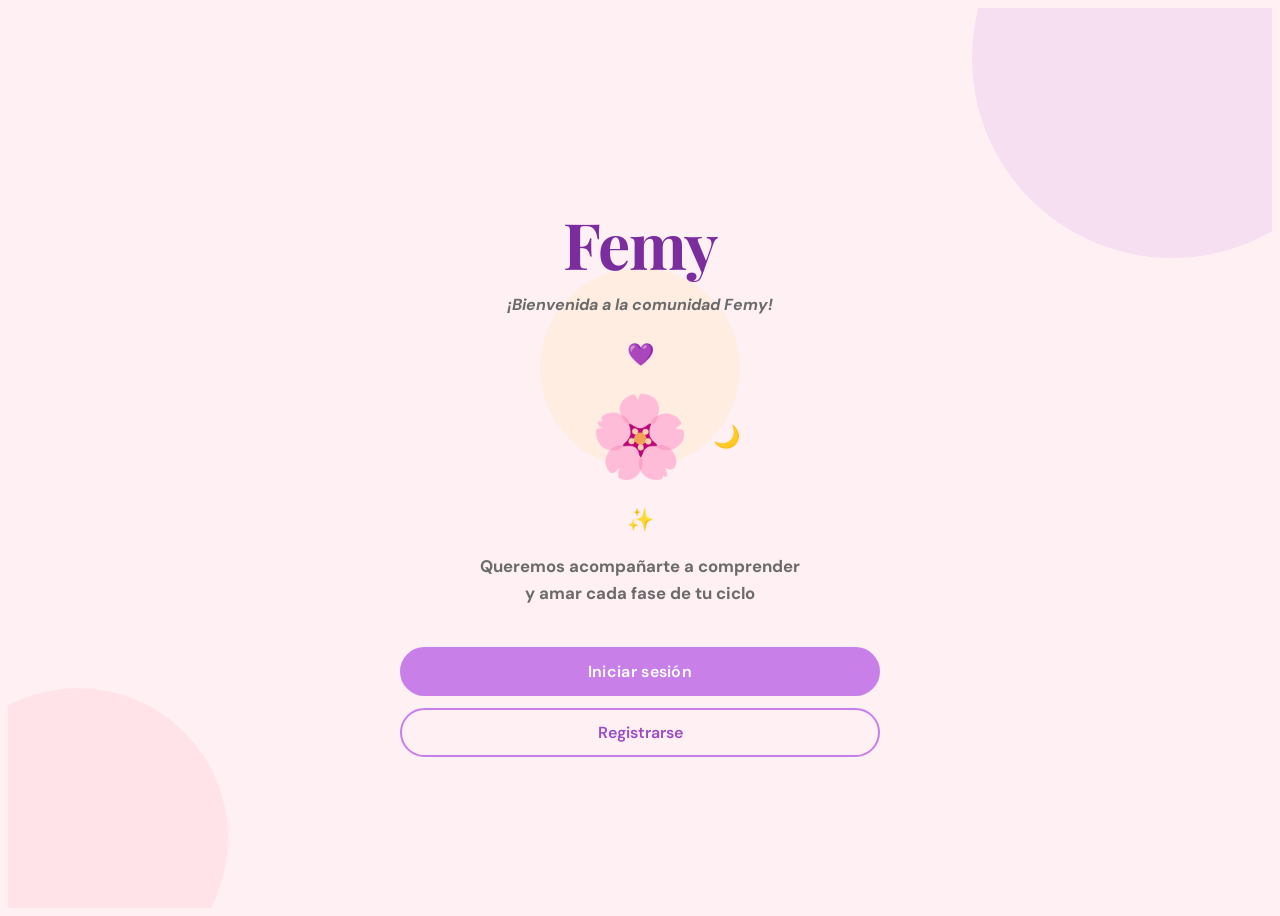
<file: femy-proyecto/femy/index.html>
<!DOCTYPE html>
<html lang="es">
<head>
  <meta charset="UTF-8" />
  <meta name="viewport" content="width=device-width, initial-scale=1.0" />
  <title>Femy — Calendario Menstrual</title>
  <meta http-equiv="refresh" content="0; url=bienvenida/index.html" />
  <style>
    body { display:flex; align-items:center; justify-content:center; height:100vh; 
           font-family:'DM Sans',sans-serif; background:#FFF0F3; color:#9B4DC4; }
    p { font-size:1.1rem; }
  </style>
</head>
<body>
  <p>Cargando Femy... 🌸</p>
  <script>
    window.location.href = 'bienvenida/index.html';
  </script>
</body>
</html>
</file>
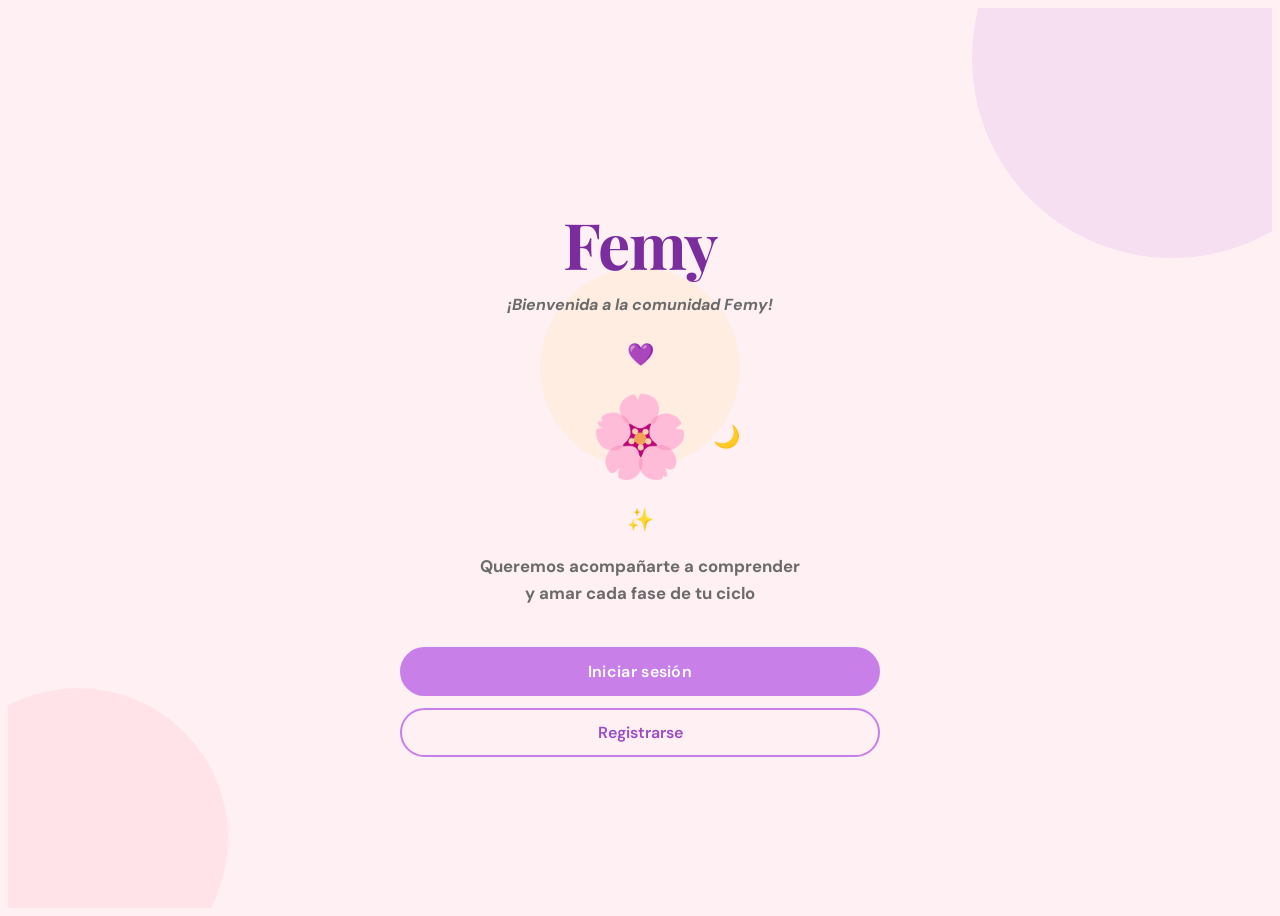
<file: femy-proyecto/femy/ajustes/index.html>
<!DOCTYPE html>
<html lang="es">

<head>
  <meta charset="UTF-8" />
  <meta name="viewport" content="width=device-width, initial-scale=1.0" />
  <title>Femy — Ajustes</title>
  <link
    href="https://fonts.googleapis.com/css2?family=Playfair+Display:wght@400;600;700&family=DM+Sans:wght@300;400;500;600&display=swap"
    rel="stylesheet" />
  <link rel="stylesheet" href="../assets/css/global.css" />
  <link rel="stylesheet" href="estilos.css" />
</head>

<body>

  <header class="encabezado-pagina">
    <a href="../inicio/index.html" class="btn-cerrar-ajustes">
      <svg viewBox="0 0 24 24" fill="none" stroke="currentColor" stroke-width="2.5" width="20" height="20">
        <line x1="18" y1="6" x2="6" y2="18" />
        <line x1="6" y1="6" x2="18" y2="18" />
      </svg>
    </a>
    <h1>Ajustes</h1>
    <div style="width:40px;"></div>
  </header>

  <div class="contenedor-principal">

    <!-- PERFIL DEL USUARIO -->
    <div class="tarjeta-perfil animar-entrada" id="tarjeta-perfil">
      <!-- Generado por JS -->
    </div>

    <!-- SECCIONES DE AJUSTES -->

    <!-- RECORDATORIOS -->
    <div class="seccion-ajustes animar-entrada retraso-1" id="seccion-recordatorios">
      <div class="cabecera-seccion-ajustes" onclick="alternarSeccion('recordatorios')">
        <div class="seccion-icono-titulo">
          <div class="icono-seccion" style="background:#EDD5F8;color:var(--lila-fuerte);">🔔</div>
          <div>
            <h3 class="seccion-titulo">Recordatorios</h3>
            <p class="seccion-subtitulo">Notificaciones del ciclo</p>
          </div>
        </div>
        <svg class="flecha-seccion" viewBox="0 0 24 24" fill="none" stroke="currentColor" stroke-width="2" width="18">
          <polyline points="6 9 12 15 18 9" />
        </svg>
      </div>
      <div class="contenido-seccion" id="contenido-recordatorios">
        <div class="fila-recordatorio">
          <span>Inicio del período</span>
          <label class="interruptor">
            <input type="checkbox" id="recor-inicio" onchange="actualizarRecordatorio('inicioPeriodo', this.checked)" />
            <span class="deslizador"></span>
          </label>
        </div>
        <div class="fila-recordatorio">
          <span>Fin del período</span>
          <label class="interruptor">
            <input type="checkbox" id="recor-fin" onchange="actualizarRecordatorio('finPeriodo', this.checked)" />
            <span class="deslizador"></span>
          </label>
        </div>
        <div class="fila-recordatorio">
          <span>Recordatorio para introducir período</span>
          <label class="interruptor">
            <input type="checkbox" id="recor-introducir"
              onchange="actualizarRecordatorio('introducirPeriodo', this.checked)" />
            <span class="deslizador"></span>
          </label>
        </div>
      </div>
    </div>

    <!-- CAMBIAR CONTRASEÑA -->
    <div class="seccion-ajustes animar-entrada retraso-2">
      <div class="cabecera-seccion-ajustes" onclick="alternarSeccion('contrasena')">
        <div class="seccion-icono-titulo">
          <div class="icono-seccion" style="background:#D4F5E9;color:#1A6B40;">🔐</div>
          <div>
            <h3 class="seccion-titulo">Cambiar contraseña</h3>
            <p class="seccion-subtitulo">Actualiza tu contraseña de acceso</p>
          </div>
        </div>
        <svg class="flecha-seccion" viewBox="0 0 24 24" fill="none" stroke="currentColor" stroke-width="2" width="18">
          <polyline points="6 9 12 15 18 9" />
        </svg>
      </div>
      <div class="contenido-seccion" id="contenido-contrasena">
        <div id="alerta-contrasena" class="alerta" style="display:none;"></div>
        <form onsubmit="guardarNuevaContrasena(event)">
          <div class="campo-formulario">
            <label for="nueva-contrasena">Nueva contraseña</label>
            <input type="password" id="nueva-contrasena" placeholder="Mínimo 8 caracteres" />
          </div>
          <div class="campo-formulario">
            <label for="confirmar-nueva-contrasena">Confirmar contraseña</label>
            <input type="password" id="confirmar-nueva-contrasena" placeholder="Repite la contraseña" />
          </div>
          <p class="requisitos-texto">• Mínimo 8 caracteres &nbsp;• Al menos una mayúscula y un número</p>
          <div style="display:grid;grid-template-columns:1fr 1fr;gap:12px;margin-top:16px;">
            <button type="submit" class="boton-primario">Guardar</button>
            <button type="button" class="boton-secundario" onclick="alternarSeccion('contrasena')">Regresar</button>
          </div>
        </form>
      </div>
    </div>

    <!-- SÍNTOMAS -->
    <div class="seccion-ajustes animar-entrada retraso-3">
      <div class="cabecera-seccion-ajustes" onclick="alternarSeccion('sintomas')">
        <div class="seccion-icono-titulo">
          <div class="icono-seccion" style="background:#FFF8E7;color:#B8860B;">💊</div>
          <div>
            <h3 class="seccion-titulo">Síntomas</h3>
            <p class="seccion-subtitulo">Personaliza tus síntomas a registrar</p>
          </div>
        </div>
        <svg class="flecha-seccion" viewBox="0 0 24 24" fill="none" stroke="currentColor" stroke-width="2" width="18">
          <polyline points="6 9 12 15 18 9" />
        </svg>
      </div>
      <div class="contenido-seccion" id="contenido-sintomas">
        <div id="lista-sintomas-ajustes" class="lista-sintomas-ajustes">
          <!-- Generados por JS -->
        </div>
        <button type="button" class="boton-primario" onclick="guardarSintomasAjustes()" style="margin-top:16px;">
          Guardar cambios
        </button>
      </div>
    </div>

    <!-- AYUDA -->
    <div class="seccion-ajustes animar-entrada retraso-4">
      <div class="cabecera-seccion-ajustes" onclick="alternarSeccion('ayuda')">
        <div class="seccion-icono-titulo">
          <div class="icono-seccion" style="background:#E8F4FD;color:#1A6B9E;">❓</div>
          <div>
            <h3 class="seccion-titulo">Ayuda</h3>
            <p class="seccion-subtitulo">Preguntas frecuentes y soporte</p>
          </div>
        </div>
        <svg class="flecha-seccion" viewBox="0 0 24 24" fill="none" stroke="currentColor" stroke-width="2" width="18">
          <polyline points="6 9 12 15 18 9" />
        </svg>
      </div>
      <div class="contenido-seccion" id="contenido-ayuda">
        <div class="faq-item">
          <h4>¿Cómo funciona el cálculo del ciclo?</h4>
          <p>Femy calcula las fases de tu ciclo basándose en la fecha de inicio de tu último período y la duración
            promedio que hayas indicado. Las predicciones son aproximadas y pueden variar.</p>
        </div>
        <div class="faq-item">
          <h4>¿Mis datos son privados?</h4>
          <p>Todos tus datos se almacenan localmente en tu dispositivo. Femy no envía información personal a servidores
            externos sin tu consentimiento.</p>
        </div>
        <div class="faq-item">
          <h4>¿Qué hago si mi ciclo es irregular?</h4>
          <p>Puedes actualizar manualmente las fechas cada vez que inicie tu período. Con el tiempo, Femy aprenderá tus
            patrones para ofrecer predicciones más precisas.</p>
        </div>
        <div class="faq-item">
          <h4>¿Cómo actualizo mis datos del ciclo?</h4>
          <p>Ve al módulo Calendario y toca en cualquier día. Desde ahí encontrarás el botón "Editar período" para
            actualizar la duración y las fechas de tu ciclo.</p>
        </div>
      </div>
    </div>

    <!-- CERRAR SESIÓN -->
    <button type="button" class="btn-cerrar-sesion animar-entrada retraso-5" onclick="confirmarCerrarSesion()">
      <svg viewBox="0 0 24 24" fill="none" stroke="currentColor" stroke-width="2" width="18">
        <path d="M9 21H5a2 2 0 01-2-2V5a2 2 0 012-2h4" />
        <polyline points="16 17 21 12 16 7" />
        <line x1="21" y1="12" x2="9" y2="12" />
      </svg>
      Cerrar sesión
    </button>

    <p class="aviso-legal-pie">
      <a href="#">Políticas de privacidad</a> · <a href="#">Términos de servicio</a>
    </p>

  </div>

  <script src="../assets/js/global.js"></script>
  <script src="script.js"></script>
</body>

</html>
</file>
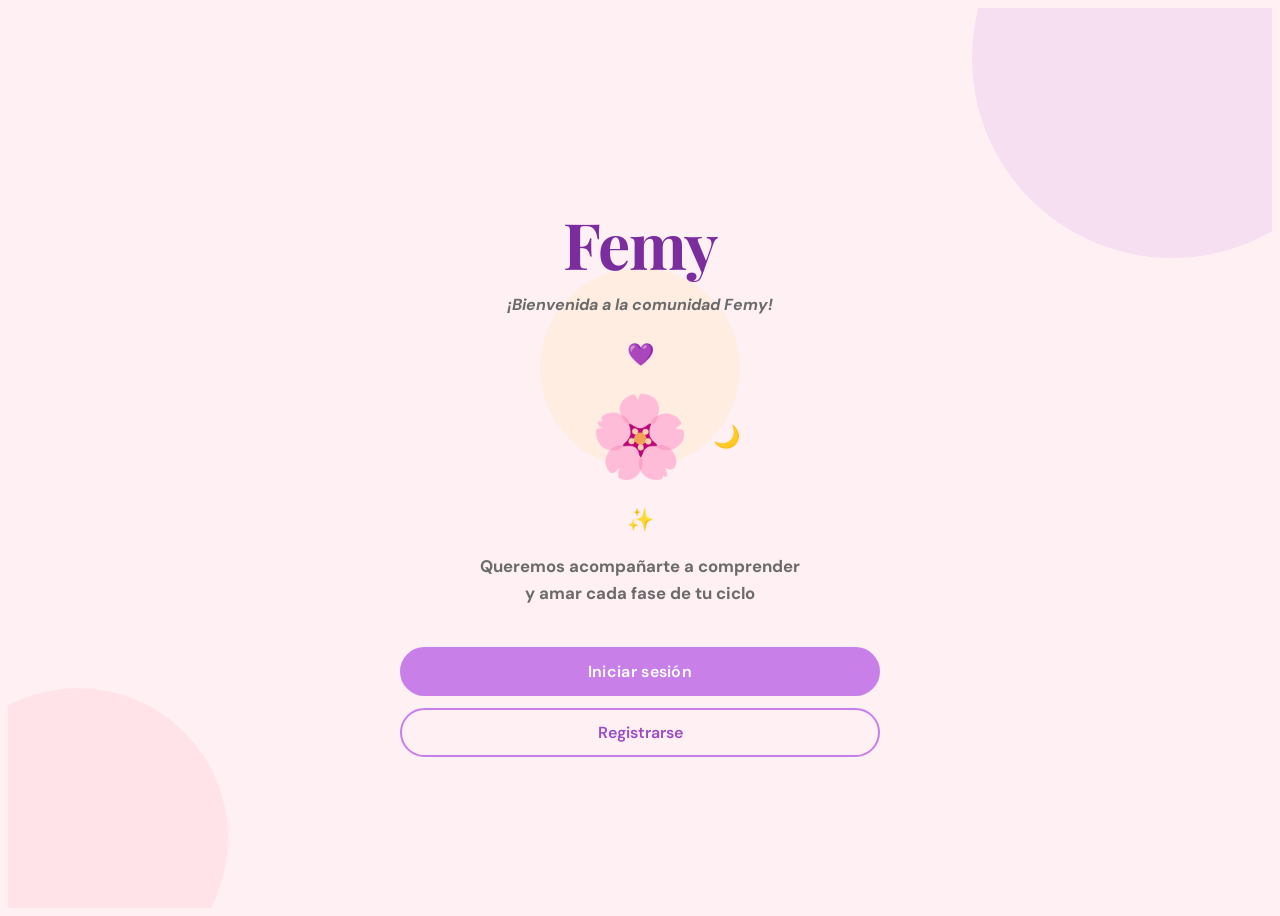
<file: femy-proyecto/femy/analisis/index.html>
<!DOCTYPE html>
<html lang="es">

<head>
  <meta charset="UTF-8" />
  <meta name="viewport" content="width=device-width, initial-scale=1.0" />
  <title>Femy — Análisis</title>
  <link
    href="https://fonts.googleapis.com/css2?family=Playfair+Display:wght@400;600;700&family=DM+Sans:wght@300;400;500;600&display=swap"
    rel="stylesheet" />
  <link rel="stylesheet" href="../assets/css/global.css" />
  <link rel="stylesheet" href="estilos.css" />
</head>

<body>

  <header class="encabezado-pagina">
    <h1>Análisis</h1>
    <button class="btn-exportar" onclick="exportarDatos()">
      <svg viewBox="0 0 24 24" fill="none" stroke="currentColor" stroke-width="2" width="16">
        <path d="M21 15v4a2 2 0 01-2 2H5a2 2 0 01-2-2v-4" />
        <polyline points="7 10 12 15 17 10" />
        <line x1="12" y1="15" x2="12" y2="3" />
      </svg>
      Exportar
    </button>
  </header>

  <div class="contenedor-principal">

    <!-- ESTADÍSTICAS RÁPIDAS -->
    <div class="grilla-estadisticas animar-entrada" id="grilla-estadisticas">
      <!-- Generadas por JS -->
    </div>

    <!-- GRÁFICO DE DURACIÓN DE CICLOS -->
    <div class="tarjeta animar-entrada retraso-2">
      <h3 class="titulo-grafico">Duración de mis ciclos</h3>
      <div id="grafico-ciclos" class="contenedor-grafico">
        <!-- Generado por JS (SVG) -->
      </div>
    </div>

    <!-- HISTORIAL DE CICLOS -->
    <div class="tarjeta animar-entrada retraso-3">
      <div class="encabezado-seccion">
        <h3 class="titulo-seccion">Historial 2025</h3>
        <span id="contador-ciclos" class="badge-contador"></span>
      </div>
      <div id="lista-historial" class="lista-historial">
        <!-- Generado por JS -->
      </div>
    </div>

    <!-- SÍNTOMAS MÁS FRECUENTES -->
    <div class="tarjeta animar-entrada retraso-4">
      <h3 class="titulo-seccion">Mis síntomas frecuentes</h3>
      <div id="grafico-sintomas" class="grafico-barras-horizontal">
        <!-- Generado por JS -->
      </div>
    </div>

  </div>

  <div id="nav-contenedor"></div>
  <script src="../assets/js/global.js"></script>
  <script src="script.js"></script>
</body>

</html>
</file>
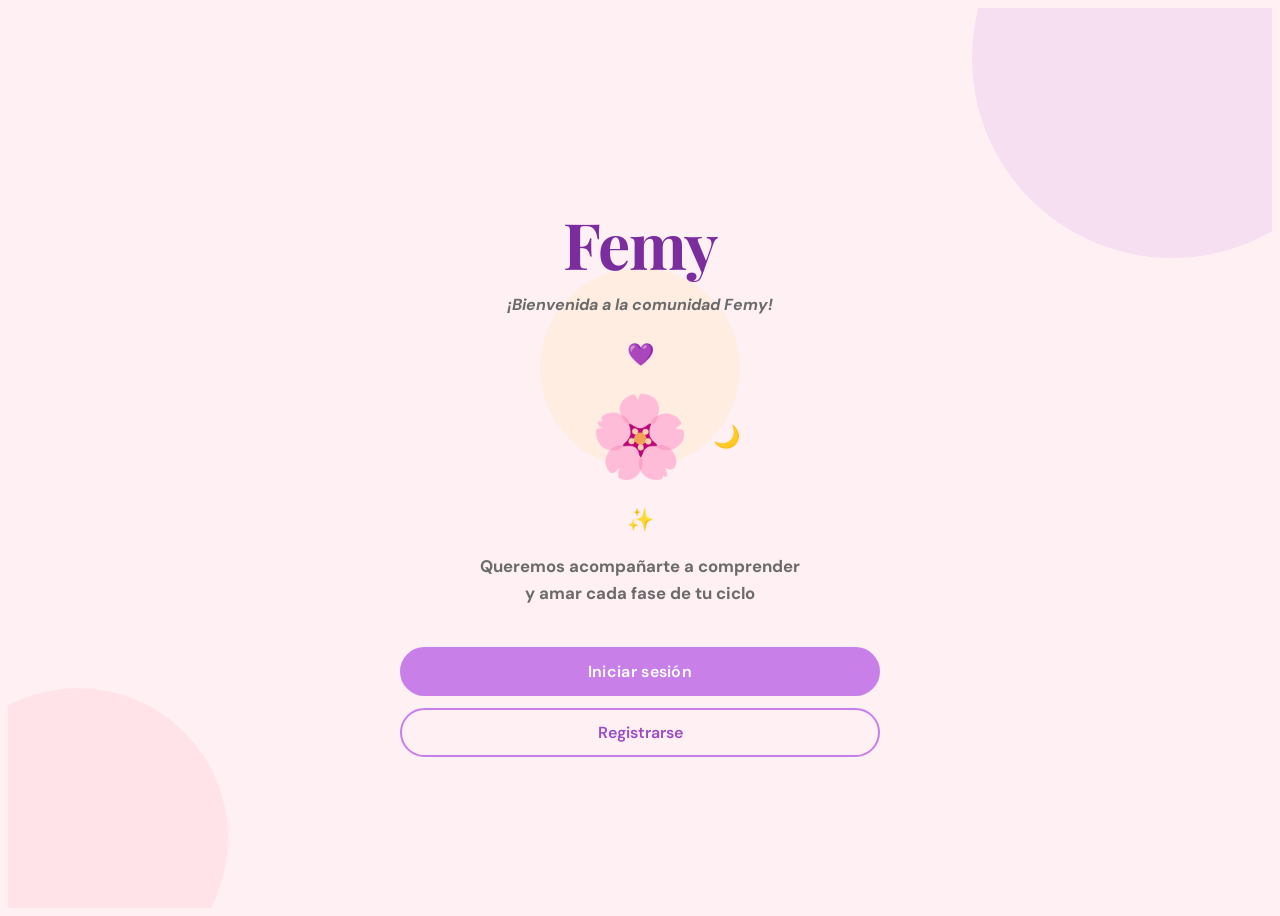
<file: femy-proyecto/femy/autocuidado/index.html>
<!DOCTYPE html>
<html lang="es">

<head>
  <meta charset="UTF-8" />
  <meta name="viewport" content="width=device-width, initial-scale=1.0" />
  <title>Femy — Autocuidado</title>
  <link
    href="https://fonts.googleapis.com/css2?family=Playfair+Display:wght@400;600;700&family=DM+Sans:wght@300;400;500;600&display=swap"
    rel="stylesheet" />
  <link rel="stylesheet" href="../assets/css/global.css" />
  <link rel="stylesheet" href="estilos.css" />
</head>

<body>

  <header class="encabezado-pagina">
    <h1>Autocuidado</h1>
    <div id="fase-badge" class="badge-fase-actual"></div>
  </header>

  <div class="contenedor-principal">

    <!-- BANNER DE FASE -->
    <div id="banner-fase" class="banner-fase animar-entrada">
      <!-- Generado por JS -->
    </div>

    <!-- CATEGORÍAS -->
    <div class="categorias-scroll animar-entrada retraso-1">
      <button class="chip-categoria activo" onclick="filtrarCategoria('todo', this)">Todos</button>
      <button class="chip-categoria" onclick="filtrarCategoria('alivio', this)">🩹 Alivio</button>
      <button class="chip-categoria" onclick="filtrarCategoria('nutricion', this)">🥗 Nutrición</button>
      <button class="chip-categoria" onclick="filtrarCategoria('ejercicio', this)">🧘 Movimiento</button>
      <button class="chip-categoria" onclick="filtrarCategoria('remedios', this)">🌿 Remedios</button>
      <button class="chip-categoria" onclick="filtrarCategoria('emocional', this)">💆 Emocional</button>
    </div>

    <!-- LISTA DE ARTÍCULOS -->
    <div id="lista-articulos" class="lista-articulos animar-entrada retraso-2">
      <!-- Generados por JS -->
    </div>

    <!-- MODAL: CONTENIDO DE ARTÍCULO -->
    <div id="modal-articulo" class="modal-articulo" style="display:none;">
      <div class="modal-articulo-contenido">
        <div class="modal-articulo-encabezado" id="modal-art-encabezado">
          <button class="btn-cerrar-articulo" onclick="cerrarArticulo()">
            <svg viewBox="0 0 24 24" fill="none" stroke="currentColor" stroke-width="2.5" width="20">
              <polyline points="15 18 9 12 15 6" />
            </svg>
            Volver
          </button>
        </div>
        <div id="modal-art-cuerpo" class="modal-art-cuerpo"></div>
      </div>
    </div>

  </div>

  <div id="nav-contenedor"></div>
  <script src="../assets/js/global.js"></script>
  <script src="script.js"></script>
</body>

</html>
</file>
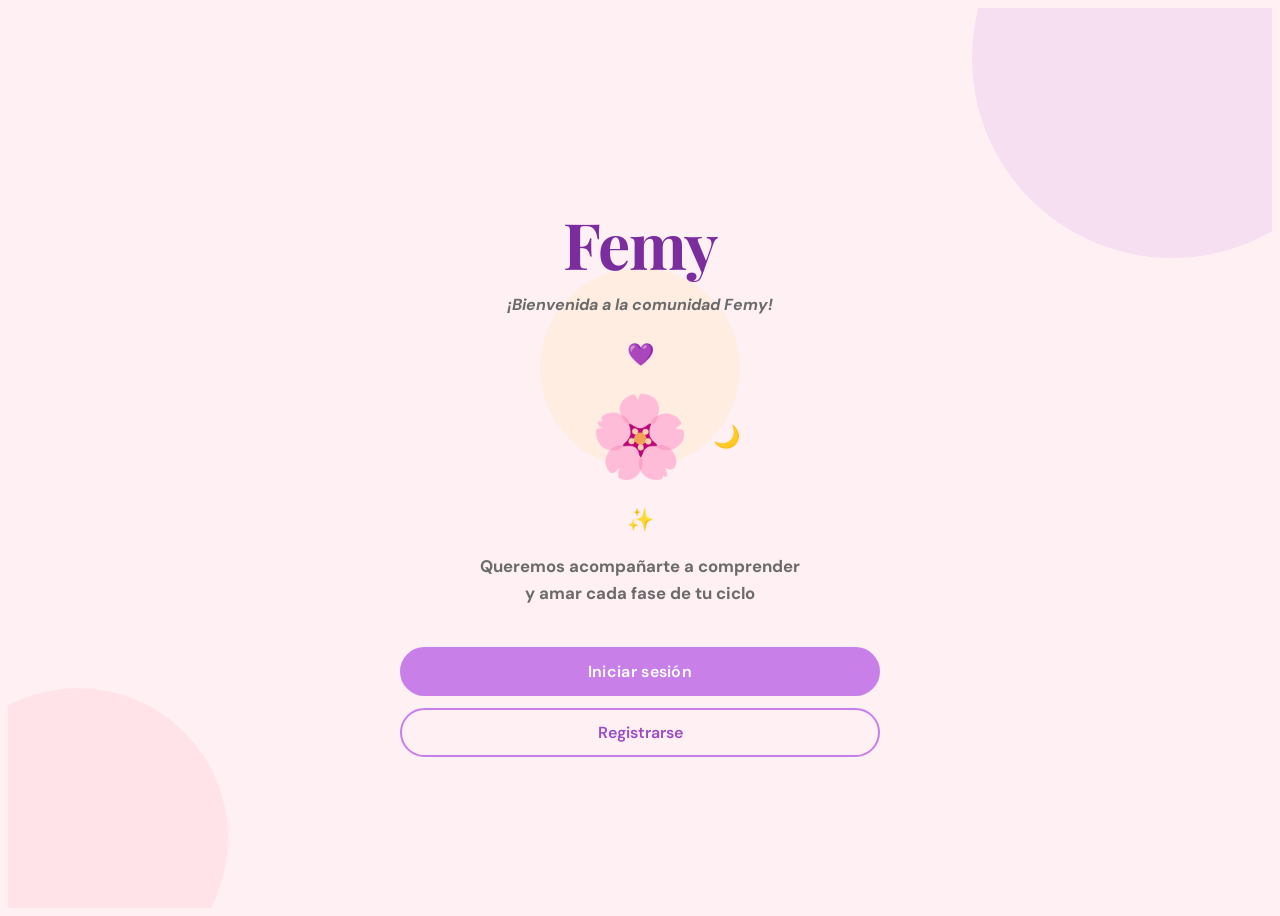
<file: femy-proyecto/femy/bienvenida/index.html>
<!DOCTYPE html>
<html lang="es">

<head>
  <meta charset="UTF-8" />
  <meta name="viewport" content="width=device-width, initial-scale=1.0" />
  <title>Femy — Bienvenida</title>
  <link rel="preconnect" href="https://fonts.googleapis.com" />
  <link
    href="https://fonts.googleapis.com/css2?family=Playfair+Display:wght@400;600;700&family=DM+Sans:wght@300;400;500;600&display=swap"
    rel="stylesheet" />
  <link rel="stylesheet" href="../assets/css/global.css" />
  <link rel="stylesheet" href="estilos.css" />
</head>

<body>

  <!-- PANTALLA DE BIENVENIDA -->
  <section id="pantalla-bienvenida" class="pantalla activa">
    <div class="fondo-decorativo">
      <div class="circulo circulo-1"></div>
      <div class="circulo circulo-2"></div>
      <div class="circulo circulo-3"></div>
    </div>

    <div class="contenido-bienvenida">
      <div class="logo-bienvenida animar-entrada">
        <h1 class="nombre-app">Femy</h1>
        <p class="eslogan">¡Bienvenida a la comunidad Femy!</p>
      </div>

      <div class="ilustracion-central animar-entrada retraso-2">
        <div class="luna-grande">🌸</div>
        <div class="orbita-puntos">
          <span class="punto punto-1">💜</span>
          <span class="punto punto-2">🌙</span>
          <span class="punto punto-3">✨</span>
        </div>
      </div>

      <div class="texto-descripcion animar-entrada retraso-3">
        <p>Queremos acompañarte a comprender y amar cada fase de tu ciclo</p>
      </div>

      <div class="botones-bienvenida animar-entrada retraso-4">
        <button class="boton-primario" onclick="mostrarPantalla('pantalla-inicio-sesion')">
          Iniciar sesión
        </button>
        <button class="boton-secundario" onclick="window.location.href='../registro/index.html'">
          Registrarse
        </button>
      </div>
    </div>
  </section>

  <!-- PANTALLA DE INICIO DE SESIÓN -->
  <section id="pantalla-inicio-sesion" class="pantalla" style="display: none;">
    <div class="cabecera-formulario">
      <button type="button" class="boton-atras" onclick="mostrarPantalla('pantalla-bienvenida')">
        <svg viewBox="0 0 24 24" fill="none" stroke="currentColor" stroke-width="2.5" width="20" height="20">
          <polyline points="15 18 9 12 15 6" />
        </svg>
      </button>
      <h2>Iniciar sesión</h2>
    </div>

    <div class="contenedor-formulario">
      <div class="subtitulo-form">
        <h3>¡Te damos la bienvenida de nuevo!</h3>
        <p>Ingresa tus datos para continuar</p>
      </div>

      <div id="alerta-sesion" class="alerta alerta-error" style="display:none;"></div>

      <form id="formulario-sesion" onsubmit="procesarSesion(event)">
        <div class="campo-formulario">
          <label for="correo-sesion">Correo electrónico</label>
          <input type="email" id="correo-sesion" placeholder="ejemplo@gmail.com" required />
        </div>

        <div class="campo-formulario">
          <label for="contrasena-sesion">Contraseña</label>
          <div class="campo-contrasena">
            <input type="password" id="contrasena-sesion" placeholder="•••••••" required />
            <button type="button" class="ojo-contrasena" onclick="alternarContrasena('contrasena-sesion', this)">
              <svg viewBox="0 0 24 24" fill="none" stroke="currentColor" stroke-width="2" width="18">
                <path d="M1 12s4-8 11-8 11 8 11 8-4 8-11 8-11-8-11-8z" />
                <circle cx="12" cy="12" r="3" />
              </svg>
            </button>
          </div>
        </div>

        <span class="enlace-olvido" onclick="mostrarPantalla('pantalla-recuperar')"
          style="cursor: pointer; display: block; margin-bottom: 20px;">
          ¿Olvidaste tu contraseña?
        </span>

        <button type="submit" class="boton-primario">
          Iniciar sesión
        </button>
      </form>

      <p class="texto-alternativo">
        ¿Aún no tienes cuenta?
        <span class="enlace" onclick="window.location.href='../registro/index.html'"
          style="cursor: pointer; font-weight: 600;">Crear cuenta</span>
      </p>

      <p class="aviso-legal">
        <span style="cursor: pointer;">Políticas de privacidad</span> y <span style="cursor: pointer;">Términos de
          servicio</span>
      </p>
    </div>
  </section>

  <!-- PANTALLA DE RECUPERAR CONTRASEÑA -->
  <section id="pantalla-recuperar" class="pantalla" style="display: none;">
    <div class="cabecera-formulario">
      <button type="button" class="boton-atras" onclick="mostrarPantalla('pantalla-inicio-sesion')">
        <svg viewBox="0 0 24 24" fill="none" stroke="currentColor" stroke-width="2.5" width="20" height="20">
          <polyline points="15 18 9 12 15 6" />
        </svg>
      </button>
      <h2>Recuperar contraseña</h2>
    </div>

    <div class="contenedor-formulario">
      <div class="subtitulo-form">
        <div class="icono-form">🔐</div>
        <h3>Recuperar contraseña</h3>
        <p>Ingresa tu correo y te enviaremos un enlace de recuperación.</p>
      </div>

      <div id="alerta-recuperar" class="alerta" style="display:none;"></div>

      <form onsubmit="procesarRecuperacion(event)">
        <div class="campo-formulario">
          <label for="correo-recuperar">Correo electrónico</label>
          <input type="email" id="correo-recuperar" placeholder="tu@correo.com" required />
        </div>

        <button type="submit" class="boton-primario" style="margin-top:24px;">
          Enviar enlace de recuperación
        </button>
      </form>

      <p class="texto-alternativo">
        ¿Recordaste tu contraseña?
        <span class="enlace" onclick="mostrarPantalla('pantalla-inicio-sesion')"
          style="cursor: pointer; font-weight: 600;">Volver a iniciar sesión</span>
      </p>
    </div>
  </section>

  <script src="../assets/js/global.js"></script>
  <script src="script.js"></script>
</body>

</html>
</file>
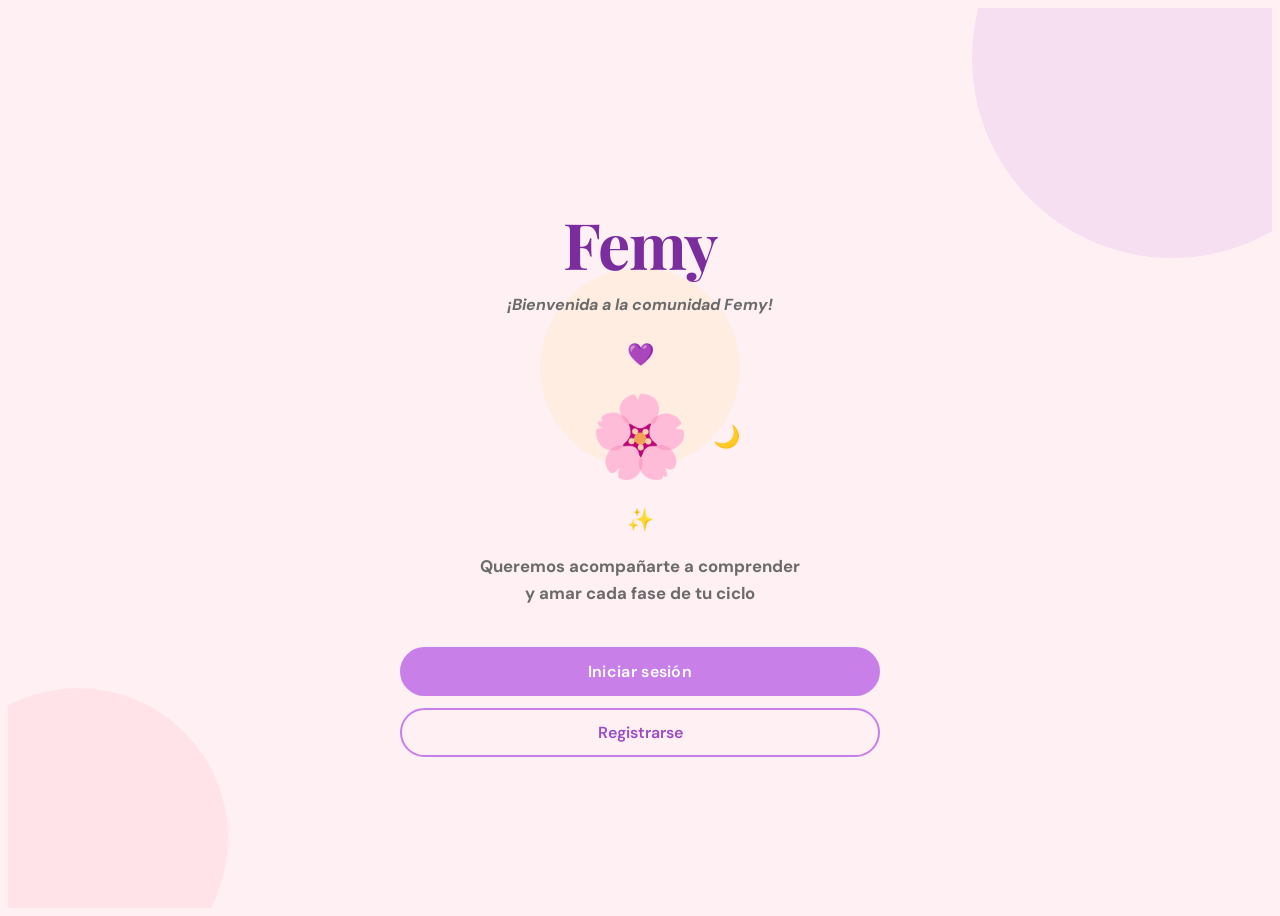
<file: femy-proyecto/femy/calendario/index.html>
<!DOCTYPE html>
<html lang="es">

<head>
  <meta charset="UTF-8" />
  <meta name="viewport" content="width=device-width, initial-scale=1.0" />
  <title>Femy — Calendario</title>
  <link
    href="https://fonts.googleapis.com/css2?family=Playfair+Display:wght@400;600;700&family=DM+Sans:wght@300;400;500;600&display=swap"
    rel="stylesheet" />
  <link rel="stylesheet" href="../assets/css/global.css" />
  <link rel="stylesheet" href="estilos.css" />
</head>

<body>

  <!-- ENCABEZADO -->
  <header class="encabezado-pagina">
    <h1>Calendario</h1>
    <div style="display:flex;gap:8px;">
      <button class="btn-icono-enc" id="btn-hoy" onclick="irAHoy()" title="Hoy">
        <svg viewBox="0 0 24 24" fill="none" stroke="currentColor" stroke-width="2" width="18">
          <circle cx="12" cy="12" r="10" />
          <polyline points="12 6 12 12 16 14" />
        </svg>
      </button>
    </div>
  </header>

  <div class="contenedor-principal">

    <!-- NAVEGACIÓN DEL MES -->
    <div class="nav-mes animar-entrada">
      <button class="btn-mes" id="btn-mes-anterior" onclick="cambiarMes(-1)">
        <svg viewBox="0 0 24 24" fill="none" stroke="currentColor" stroke-width="2.5" width="18">
          <polyline points="15 18 9 12 15 6" />
        </svg>
      </button>
      <h2 id="titulo-mes" class="titulo-mes">Noviembre 2025</h2>
      <button class="btn-mes" id="btn-mes-siguiente" onclick="cambiarMes(1)">
        <svg viewBox="0 0 24 24" fill="none" stroke="currentColor" stroke-width="2.5" width="18">
          <polyline points="9 18 15 12 9 6" />
        </svg>
      </button>
    </div>

    <!-- LEYENDA -->
    <div class="leyenda-calendario animar-entrada retraso-1">
      <div class="leyenda-item"><span class="punto-leyenda" style="background:#E8527A;"></span>Período</div>
      <div class="leyenda-item"><span class="punto-leyenda" style="background:#A8E6CF;"></span>Fértil</div>
      <div class="leyenda-item"><span class="punto-leyenda" style="background:#FFD97D;"></span>Ovulación</div>
      <div class="leyenda-item"><span class="punto-leyenda" style="background:#EDD5F8;"></span>Premenstrual</div>
    </div>

    <!-- GRILLA DEL CALENDARIO -->
    <div class="tarjeta calendario-tarjeta animar-entrada retraso-2">
      <!-- Cabecera días -->
      <div class="cabecera-dias">
        <span>Dom</span><span>Lun</span><span>Mar</span>
        <span>Mié</span><span>Jue</span><span>Vie</span><span>Sáb</span>
      </div>
      <!-- Días del mes -->
      <div id="grilla-dias" class="grilla-dias">
        <!-- Generados por JS -->
      </div>
    </div>

    <!-- DETALLE DEL DÍA SELECCIONADO -->
    <div id="detalle-dia" class="tarjeta detalle-dia" style="display:none;">
      <!-- Generado por JS -->
    </div>

    <!-- PANEL: EDITAR PERÍODO -->
    <div id="panel-editar-periodo" class="tarjeta panel-editar" style="display:none;">
      <div class="encabezado-panel-editar">
        <h3>Editar período</h3>
        <button onclick="document.getElementById('panel-editar-periodo').style.display='none'"
          class="btn-cerrar-panel">✕</button>
      </div>
      <form onsubmit="guardarEdicionPeriodo(event)">
        <div class="campo-formulario">
          <label>Cada cuántos días llega tu regla</label>
          <input type="number" id="editar-ciclo" min="21" max="45" placeholder="28" />
        </div>
        <div class="campo-formulario">
          <label>Cuántos días dura la regla</label>
          <input type="number" id="editar-periodo" min="2" max="10" placeholder="5" />
        </div>
        <div class="campo-formulario">
          <label>Fecha de inicio</label>
          <input type="date" id="editar-fecha-inicio" />
        </div>
        <div style="display:grid;grid-template-columns:1fr 1fr;gap:12px;margin-top:20px;">
          <button type="submit" class="boton-primario">Guardar</button>
          <button type="button" class="boton-secundario"
            onclick="document.getElementById('panel-editar-periodo').style.display='none'">Regresar</button>
        </div>
      </form>
    </div>

  </div>

  <div id="nav-contenedor"></div>

  <script src="../assets/js/global.js"></script>
  <script src="script.js"></script>
</body>

</html>
</file>
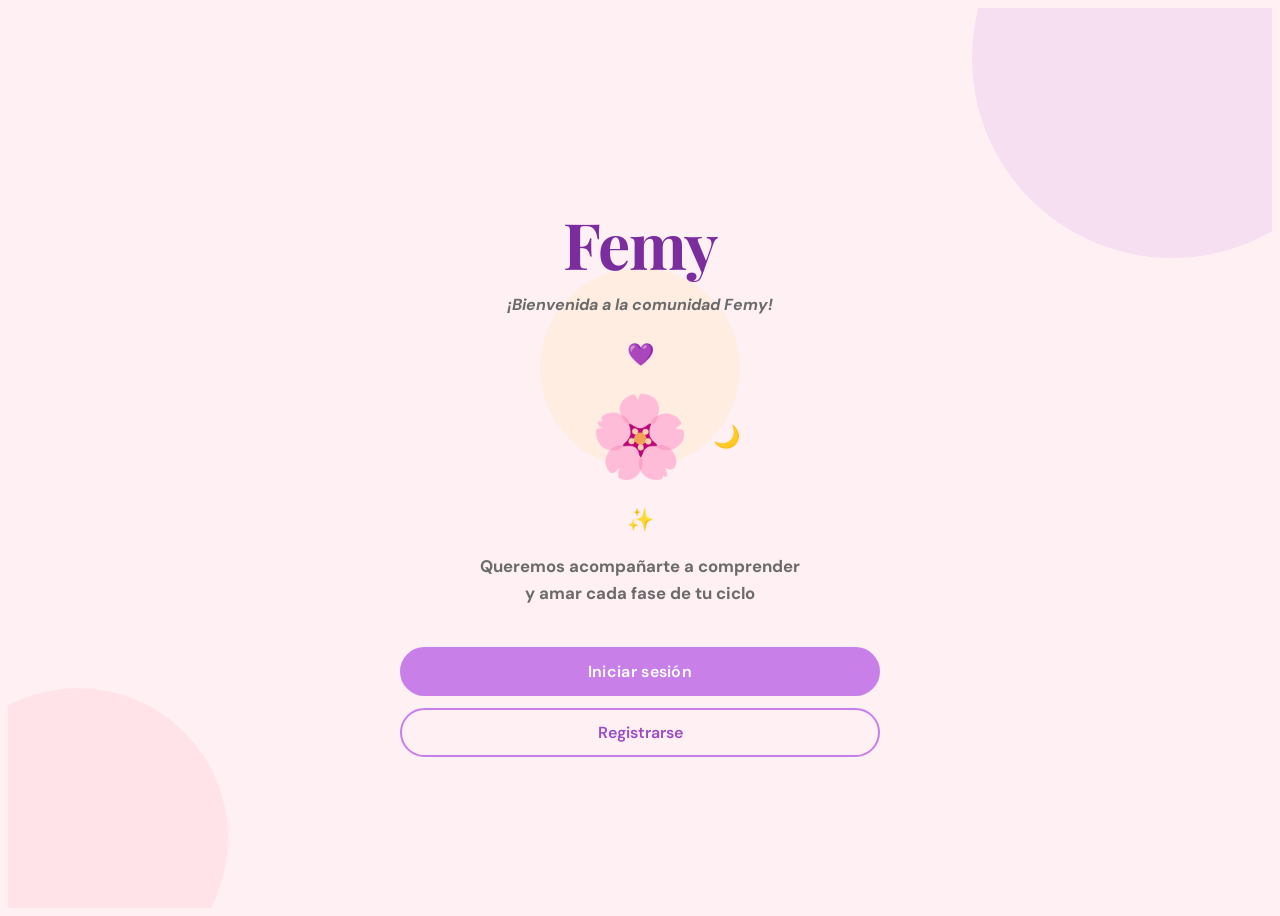
<file: femy-proyecto/femy/inicio/index.html>
<!DOCTYPE html>
<html lang="es">

<head>
  <meta charset="UTF-8" />
  <meta name="viewport" content="width=device-width, initial-scale=1.0" />
  <title>Femy — Inicio</title>
  <link
    href="https://fonts.googleapis.com/css2?family=Playfair+Display:wght@400;600;700&family=DM+Sans:wght@300;400;500;600&display=swap"
    rel="stylesheet" />
  <link rel="stylesheet" href="../assets/css/global.css" />
  <link rel="stylesheet" href="estilos.css" />
</head>

<body>

  <!-- ENCABEZADO -->
  <header class="encabezado-inicio">
    <div class="saludo-usuario">
      <h1 id="texto-saludo">Hola 👋</h1>
      <p class="fecha-hoy" id="fecha-hoy">Hoy</p>
    </div>
    <div class="iconos-encabezado">
      <button type="button" class="icono-btn" id="btn-notificacion" title="Recordatorios">
        <svg viewBox="0 0 24 24" fill="none" stroke="currentColor" stroke-width="2" width="22" height="22">
          <path d="M18 8A6 6 0 006 8c0 7-3 9-3 9h18s-3-2-3-9" />
          <path d="M13.73 21a2 2 0 01-3.46 0" />
        </svg>
        <span class="badge-notif" id="badge-notif"></span>
      </button>
      <a href="../ajustes/index.html" class="icono-btn" title="Ajustes">
        <svg viewBox="0 0 24 24" fill="none" stroke="currentColor" stroke-width="2" width="22" height="22">
          <circle cx="12" cy="12" r="3" />
          <path
            d="M19.4 15a1.65 1.65 0 00.33 1.82l.06.06a2 2 0 010 2.83 2 2 0 01-2.83 0l-.06-.06a1.65 1.65 0 00-1.82-.33 1.65 1.65 0 00-1 1.51V21a2 2 0 01-4 0v-.09A1.65 1.65 0 009 19.4a1.65 1.65 0 00-1.82.33l-.06.06a2 2 0 01-2.83-2.83l.06-.06A1.65 1.65 0 004.68 15a1.65 1.65 0 00-1.51-1H3a2 2 0 010-4h.09A1.65 1.65 0 004.6 9a1.65 1.65 0 00-.33-1.82l-.06-.06a2 2 0 012.83-2.83l.06.06A1.65 1.65 0 009 4.68a1.65 1.65 0 001-1.51V3a2 2 0 014 0v.09a1.65 1.65 0 001 1.51 1.65 1.65 0 001.82-.33l.06-.06a2 2 0 012.83 2.83l-.06.06A1.65 1.65 0 0019.4 9a1.65 1.65 0 001.51 1H21a2 2 0 010 4h-.09a1.65 1.65 0 00-1.51 1z" />
        </svg>
      </a>
    </div>
  </header>

  <!-- CONTENIDO PRINCIPAL -->
  <main class="contenedor-principal">

    <!-- TARJETA PRINCIPAL DEL CICLO -->
    <div class="tarjeta-ciclo-principal animar-entrada" id="tarjeta-ciclo">
      <!-- Contenido generado por JS -->
    </div>

    <!-- BOTONES DE ACCIÓN DEL PERIODO -->
    <div class="botones-periodo animar-entrada retraso-2" id="botones-periodo">
      <!-- Generados por JS -->
    </div>

    <!-- FASES DEL CICLO -->
    <div class="tarjeta animar-entrada retraso-3">
      <h3 class="titulo-seccion">Fase del ciclo</h3>
      <div id="lista-fases" class="lista-fases">
        <!-- Generados por JS -->
      </div>
    </div>

    <!-- SÍNTOMAS DE HOY -->
    <div class="tarjeta animar-entrada retraso-4">
      <div class="encabezado-seccion">
        <h3 class="titulo-seccion">Mis síntomas registrados</h3>
        <button type="button" class="enlace-editar" onclick="mostrarModalSintomas()">Editar</button>
      </div>
      <div id="sintomas-hoy" class="chips-sintomas">
        <!-- Generados por JS -->
      </div>
    </div>

    <!-- CONSEJOS DEL DÍA -->
    <div class="tarjeta-consejo animar-entrada retraso-5" id="tarjeta-consejo">
      <!-- Generado por JS -->
    </div>

  </main>

  <!-- MODAL: INICIO/FIN DE PERIODO -->
  <div id="modal-periodo" class="modal-overlay" style="display:none;">
    <div class="modal-contenido">
      <div class="modal-encabezado">
        <h3 id="modal-titulo">Registrar inicio del período</h3>
        <button type="button" onclick="cerrarModal('modal-periodo')" class="btn-cerrar-modal">✕</button>
      </div>
      <div class="modal-cuerpo">
        <div class="campo-formulario">
          <label for="fecha-modal-periodo">Fecha</label>
          <input type="date" id="fecha-modal-periodo" />
        </div>
        <div class="campo-formulario">
          <label for="flujo-modal">Flujo</label>
          <select id="flujo-modal">
            <option value="leve">Leve</option>
            <option value="moderado" selected>Moderado</option>
            <option value="abundante">Abundante</option>
            <option value="muy-abundante">Muy abundante</option>
          </select>
        </div>
        <div class="campo-formulario">
          <label for="notas-modal">Notas (opcional)</label>
          <textarea id="notas-modal" placeholder="¿Cómo te sientes hoy?" rows="3"
            style="border:2px solid var(--rosa-claro);border-radius:12px;padding:12px;font-family:inherit;font-size:0.9rem;resize:none;outline:none;width:100%;"></textarea>
        </div>
      </div>
      <div class="modal-pie">
        <button type="button" class="boton-primario" onclick="guardarRegistroPeriodo()">Guardar</button>
        <button type="button" class="boton-secundario" onclick="cerrarModal('modal-periodo')"
          style="margin-top:10px;">Cancelar</button>
      </div>
    </div>
  </div>

  <!-- MODAL: EDITAR SÍNTOMAS -->
  <div id="modal-sintomas" class="modal-overlay" style="display:none;">
    <div class="modal-contenido">
      <div class="modal-encabezado">
        <h3>Mis síntomas</h3>
        <button type="button" onclick="cerrarModal('modal-sintomas')" class="btn-cerrar-modal">✕</button>
      </div>
      <div class="modal-cuerpo" id="lista-sintomas-modal">
        <!-- Generados por JS -->
      </div>
      <div class="modal-pie">
        <button type="button" class="boton-primario" onclick="guardarSintomasModal()">Guardar cambios</button>
      </div>
    </div>
  </div>

  <!-- BARRA DE NAVEGACIÓN -->
  <div id="nav-contenedor"></div>

  <script src="../assets/js/global.js"></script>
  <script src="script.js"></script>
</body>

</html>
</file>
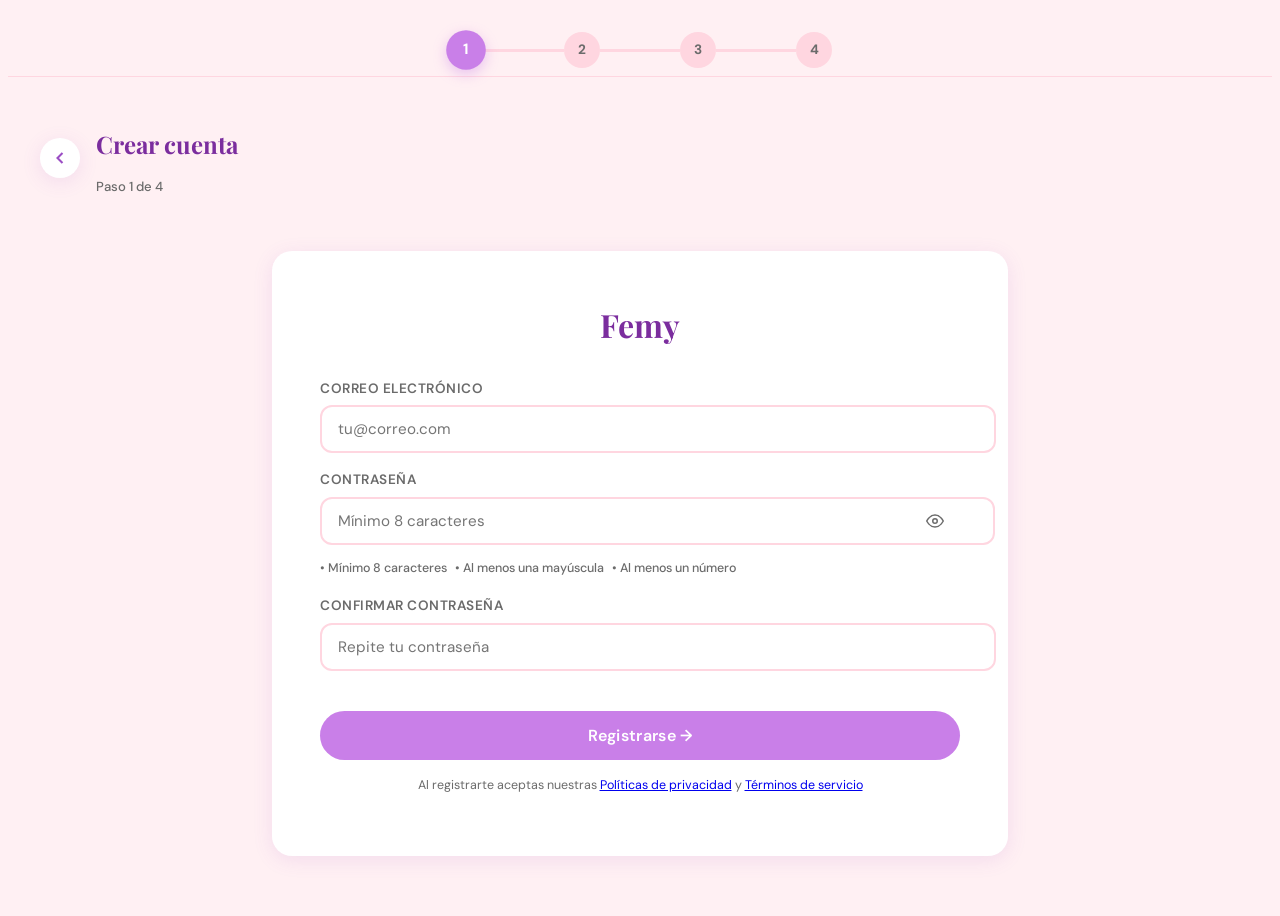
<file: femy-proyecto/femy/registro/index.html>
<!DOCTYPE html>
<html lang="es">

<head>
  <meta charset="UTF-8" />
  <meta name="viewport" content="width=device-width, initial-scale=1.0" />
  <title>Femy — Crear Cuenta</title>
  <link
    href="https://fonts.googleapis.com/css2?family=Playfair+Display:wght@400;600;700&family=DM+Sans:wght@300;400;500;600&display=swap"
    rel="stylesheet" />
  <link rel="stylesheet" href="../assets/css/global.css" />
  <link rel="stylesheet" href="estilos.css" />
</head>

<body>

  <div class="barra-pasos">
    <div class="paso activo" id="indicador-1">1</div>
    <div class="linea-paso"></div>
    <div class="paso" id="indicador-2">2</div>
    <div class="linea-paso"></div>
    <div class="paso" id="indicador-3">3</div>
    <div class="linea-paso"></div>
    <div class="paso" id="indicador-4">4</div>
  </div>

  <!-- PASO 1: CREAR CUENTA -->
  <section id="paso-1" class="paso-registro activo">
    <div class="encabezado-paso">
      <a href="../bienvenida/index.html" class="boton-atras-registro">
        <svg viewBox="0 0 24 24" fill="none" stroke="currentColor" stroke-width="2.5" width="20" height="20">
          <polyline points="15 18 9 12 15 6" />
        </svg>
      </a>
      <div>
        <h1 class="titulo-paso">Crear cuenta</h1>
        <p class="subtitulo-paso">Paso 1 de 4</p>
      </div>
    </div>

    <div class="contenedor-paso">
      <div class="logo-mini">Femy</div>

      <div id="alerta-registro" class="alerta alerta-error" style="display:none;"></div>

      <form id="formulario-cuenta" onsubmit="siguientePaso(event, 1)">
        <div class="campo-formulario">
          <label for="correo-registro">Correo electrónico</label>
          <input type="email" id="correo-registro" placeholder="tu@correo.com" required />
        </div>

        <div class="campo-formulario">
          <label for="contrasena-registro">Contraseña</label>
          <div class="campo-contrasena">
            <input type="password" id="contrasena-registro" placeholder="Mínimo 8 caracteres" required />
            <button type="button" class="ojo-contrasena" onclick="alternarContrasena('contrasena-registro', this)">
              <svg viewBox="0 0 24 24" fill="none" stroke="currentColor" stroke-width="2" width="18">
                <path d="M1 12s4-8 11-8 11 8 11 8-4 8-11 8-11-8-11-8z" />
                <circle cx="12" cy="12" r="3" />
              </svg>
            </button>
          </div>
          <div class="requisitos-contrasena">
            <span id="req-longitud" class="requisito">• Mínimo 8 caracteres</span>
            <span id="req-mayuscula" class="requisito">• Al menos una mayúscula</span>
            <span id="req-numero" class="requisito">• Al menos un número</span>
          </div>
        </div>

        <div class="campo-formulario">
          <label for="confirmar-contrasena">Confirmar contraseña</label>
          <input type="password" id="confirmar-contrasena" placeholder="Repite tu contraseña" required />
        </div>

        <button type="submit" class="boton-primario" style="margin-top:24px;">
          Registrarse →
        </button>

        <p class="aviso-legal" style="margin-top:16px;">
          Al registrarte aceptas nuestras <a href="#">Políticas de privacidad</a> y <a href="#">Términos de servicio</a>
        </p>
      </form>
    </div>
  </section>

  <!-- PASO 2: DATOS PERSONALES Y CICLO -->
  <section id="paso-2" class="paso-registro">
    <div class="encabezado-paso">
      <button type="button" class="boton-atras-registro" onclick="pasoAnterior(2)">
        <svg viewBox="0 0 24 24" fill="none" stroke="currentColor" stroke-width="2.5" width="20" height="20">
          <polyline points="15 18 9 12 15 6" />
        </svg>
      </button>
      <div>
        <h1 class="titulo-paso">¡Comencemos a conocernos!</h1>
        <p class="subtitulo-paso">Paso 2 de 4</p>
      </div>
    </div>

    <div class="contenedor-paso">
      <form onsubmit="siguientePaso(event, 2)">
        <div class="campo-formulario">
          <label for="nombre-registro">¿Cómo te llamas?</label>
          <input type="text" id="nombre-registro" placeholder="Tu nombre" required />
        </div>

        <div class="campo-formulario">
          <label for="fecha-nacimiento">Fecha de nacimiento</label>
          <input type="date" id="fecha-nacimiento" required />
        </div>

        <div class="separador-seccion">
          <div class="linea"></div>
          <span class="texto">Datos de tu ciclo</span>
          <div class="linea"></div>
        </div>

        <div class="fila-campos">
          <div class="campo-formulario">
            <label for="duracion-ciclo">Cada ¿cuántos días llega tu regla?</label>
            <select id="duracion-ciclo">
              <option value="21">21 días</option>
              <option value="24">24 días</option>
              <option value="26">26 días</option>
              <option value="28" selected>28 días</option>
              <option value="30">30 días</option>
              <option value="32">32 días</option>
              <option value="35">35 días</option>
            </select>
          </div>

          <div class="campo-formulario">
            <label for="duracion-periodo">¿Cuántos días dura tu regla?</label>
            <select id="duracion-periodo">
              <option value="2">2 días</option>
              <option value="3">3 días</option>
              <option value="4">4 días</option>
              <option value="5" selected>5 días</option>
              <option value="6">6 días</option>
              <option value="7">7 días</option>
              <option value="8">8 días</option>
            </select>
          </div>
        </div>

        <div class="campo-formulario">
          <label for="ultima-regla">Fecha de inicio de tu última regla</label>
          <input type="date" id="ultima-regla" required />
        </div>

        <button type="submit" class="boton-primario" style="margin-top:24px;">
          Continuar →
        </button>
      </form>
    </div>
  </section>

  <!-- PASO 3: SÍNTOMAS FÍSICOS -->
  <section id="paso-3" class="paso-registro">
    <div class="encabezado-paso">
      <button type="button" class="boton-atras-registro" onclick="pasoAnterior(3)">
        <svg viewBox="0 0 24 24" fill="none" stroke="currentColor" stroke-width="2.5" width="20" height="20">
          <polyline points="15 18 9 12 15 6" />
        </svg>
      </button>
      <div>
        <h1 class="titulo-paso">Registro de síntomas</h1>
        <p class="subtitulo-paso">Paso 3 de 4</p>
      </div>
    </div>

    <div class="contenedor-paso">
      <div class="pregunta-sintomas">
        <p>¿Experimentas algún síntoma relacionado con tu ciclo?</p>
        <span class="ayuda-texto">Puedes seleccionar varios</span>
      </div>

      <div id="lista-sintomas-fisicos" class="lista-sintomas">
        <!-- Generados por JS -->
      </div>

      <button type="button" class="boton-primario" onclick="siguientePaso(null, 3)" style="margin-top:24px;">
        Continuar →
      </button>
    </div>
  </section>

  <!-- PASO 4: MOLESTIAS DEL CICLO -->
  <section id="paso-4" class="paso-registro">
    <div class="encabezado-paso">
      <button type="button" class="boton-atras-registro" onclick="pasoAnterior(4)">
        <svg viewBox="0 0 24 24" fill="none" stroke="currentColor" stroke-width="2.5" width="20" height="20">
          <polyline points="15 18 9 12 15 6" />
        </svg>
      </button>
      <div>
        <h1 class="titulo-paso">Molestias del ciclo</h1>
        <p class="subtitulo-paso">Paso 4 de 4</p>
      </div>
    </div>

    <div class="contenedor-paso">
      <div class="pregunta-sintomas">
        <p>¿Sueles tener molestias durante tu ciclo?</p>
        <span class="ayuda-texto">Esta información nos ayuda a personalizar tus reportes</span>
      </div>

      <div id="lista-molestias" class="lista-sintomas">
        <!-- Generados por JS -->
      </div>

      <button type="button" class="boton-primario" onclick="finalizarRegistro()" style="margin-top:24px;">
        Finalizar 🎉
      </button>
    </div>
  </section>

  <script src="../assets/js/global.js"></script>
  <script src="script.js"></script>
</body>

</html>
</file>
<file: femy-proyecto/femy/assets/css/global.css>
/* FEMY - Estilos Globales */

@import url('https://fonts.googleapis.com/css2?family=Playfair+Display:wght@400;600;700&family=DM+Sans:wght@300;400;500;600&display=swap');

:root {
  /* Paleta de colores */
  --rosa-suave: #FFF0F3;
  --rosa-claro: #FFD6E0;
  --rosa-medio: #FF9CB0;
  --rosa-fuerte: #E8527A;
  --lila-claro: #EDD5F8;
  --lila-medio: #C97FE8;
  --lila-oscuro: #9B4DC4;
  --lila-fuerte: #7B2D9E;
  --amarillo-ciclo: #FFD97D;
  --naranja-ovulacion: #FF9A3C;
  --verde-fertil: #A8E6CF;
  --blanco: #FFFFFF;
  --gris-claro: #F5F5F5;
  --gris-texto: #6B6B6B;
  --texto-oscuro: #2D2D2D;
  --error: #E05252;
  --exito: #52C07A;

  /* Tipografía */
  --fuente-titulo: 'Playfair Display', serif;
  --fuente-cuerpo: 'DM Sans', sans-serif;

  /* Espaciado */
  --radio-btn: 12px;
  --radio-tarjeta: 20px;
  --sombra: 0 4px 20px rgba(155, 77, 196, 0.12);
  --sombra-fuerte: 0 8px 32px rgba(155, 77, 196, 0.2);

  /* Transiciones */
  --transicion: all 0.3s cubic-bezier(0.4, 0, 0.2, 1);
}

/* Reset */
*,
*::antes,
*::despues {
  box-sizing: border-box;
  margin: 0;
  padding: 0;
}

*::before,
*::after {
  box-sizing: border-box;
}

html {
  font-size: 16px;
  scroll-behavior: smooth;
}

cuerpo,
body {
  font-family: var(--fuente-cuerpo);
  background: var(--rosa-suave);
  color: var(--texto-oscuro);
  min-height: 100vh;
  line-height: 1.6;
}

/* BARRA DE NAVEGACIÓN GLOBAL */
.barra-navegacion {
  position: fixed;
  bottom: 0;
  left: 0;
  right: 0;
  background: var(--blanco);
  display: flex;
  justify-content: space-around;
  align-items: center;
  padding: 12px 0 16px;
  box-shadow: 0 -4px 20px rgba(0, 0, 0, 0.08);
  z-index: 1000;
  border-top: 1px solid var(--rosa-claro);
}

.nav-elemento {
  display: flex;
  flex-direction: column;
  align-items: center;
  gap: 4px;
  text-decoration: none;
  color: var(--gris-texto);
  font-size: 0.7rem;
  font-weight: 500;
  padding: 6px 16px;
  border-radius: 12px;
  transition: var(--transicion);
  cursor: pointer;
}

.nav-elemento svg {
  width: 22px;
  height: 22px;
  stroke: currentColor;
  fill: none;
}

.nav-elemento:hover,
.nav-elemento.activo {
  color: var(--lila-oscuro);
  background: var(--lila-claro);
}

.nav-elemento.activo svg {
  stroke: var(--lila-oscuro);
}

/* BOTONES */
.boton-primario {
  background: var(--lila-medio);
  color: var(--blanco);
  border: none;
  border-radius: 50px;
  padding: 14px 32px;
  font-family: var(--fuente-cuerpo);
  font-size: 1rem;
  font-weight: 600;
  cursor: pointer;
  width: 100%;
  transition: var(--transicion);
  letter-spacing: 0.3px;
}

.boton-primario:hover {
  background: var(--lila-fuerte);
  transform: translateY(-2px);
  box-shadow: 0 6px 20px rgba(155, 77, 196, 0.35);
}

.boton-secundario {
  background: transparent;
  color: var(--lila-oscuro);
  border: 2px solid var(--lila-medio);
  border-radius: 50px;
  padding: 12px 32px;
  font-family: var(--fuente-cuerpo);
  font-size: 1rem;
  font-weight: 600;
  cursor: pointer;
  width: 100%;
  transition: var(--transicion);
}

.boton-secundario:hover {
  background: var(--lila-claro);
  transform: translateY(-2px);
}

.boton-peligro {
  background: var(--rosa-fuerte);
  color: var(--blanco);
  border: none;
  border-radius: 50px;
  padding: 12px 32px;
  font-family: var(--fuente-cuerpo);
  font-size: 0.95rem;
  font-weight: 600;
  cursor: pointer;
  transition: var(--transicion);
}

/* CAMPOS DE FORMULARIO */
.campo-formulario {
  display: flex;
  flex-direction: column;
  gap: 6px;
  margin-bottom: 16px;
}

.campo-formulario etiqueta,
.campo-formulario label {
  font-size: 0.85rem;
  font-weight: 600;
  color: var(--gris-texto);
  text-transform: uppercase;
  letter-spacing: 0.5px;
}

.campo-formulario entrada,
.campo-formulario input,
.campo-formulario select,
.campo-formulario textarea {
  background: var(--blanco);
  border: 2px solid var(--rosa-claro);
  border-radius: var(--radio-btn);
  padding: 12px 16px;
  font-family: var(--fuente-cuerpo);
  font-size: 0.95rem;
  color: var(--texto-oscuro);
  transition: var(--transicion);
  outline: none;
  width: 100%;
}

.campo-formulario entrada:focus,
.campo-formulario input:focus,
.campo-formulario select:focus,
.campo-formulario textarea:focus {
  border-color: var(--lila-medio);
  box-shadow: 0 0 0 3px rgba(201, 127, 232, 0.15);
}

.campo-formulario entrada.error,
.campo-formulario input.error {
  border-color: var(--error);
}

.mensaje-error {
  font-size: 0.8rem;
  color: var(--error);
  margin-top: 4px;
}

/* TARJETAS */
.tarjeta {
  background: var(--blanco);
  border-radius: var(--radio-tarjeta);
  padding: 24px;
  box-shadow: var(--sombra);
  margin-bottom: 16px;
}

.tarjeta-rosa {
  background: linear-gradient(135deg, #FFF0F3 0%, #FFD6E0 100%);
  border-radius: var(--radio-tarjeta);
  padding: 24px;
  margin-bottom: 16px;
}

/* ENCABEZADOS */
.encabezado-pagina {
  display: flex;
  justify-content: space-between;
  align-items: center;
  padding: 24px 32px 16px;
  position: sticky;
  top: 0;
  background: var(--rosa-suave);
  z-index: 100;
  border-bottom: 1px solid var(--rosa-claro);
}

.encabezado-pagina h1 {
  font-family: var(--fuente-titulo);
  font-size: 1.6rem;
  color: var(--lila-fuerte);
}

/* CONTENEDOR PRINCIPAL */
.contenedor-principal {
  max-width: 900px;
  margin: 0 auto;
  padding: 32px 32px 100px;
}

/* CHIPS / ETIQUETAS DE FASE */
.etiqueta-fase {
  display: inline-flex;
  align-items: center;
  gap: 6px;
  padding: 6px 14px;
  border-radius: 50px;
  font-size: 0.8rem;
  font-weight: 600;
}

.fase-fertil {
  background: #A8E6CF;
  color: #1A6B40;
}

.fase-ovulacion {
  background: var(--amarillo-ciclo);
  color: #7A5000;
}

.fase-periodo {
  background: var(--rosa-claro);
  color: var(--rosa-fuerte);
}

.fase-lutea {
  background: var(--lila-claro);
  color: var(--lila-fuerte);
}

/* CASILLAS DE VERIFICACIÓN PERSONALIZADAS */
.casilla-verificacion {
  display: flex;
  align-items: center;
  gap: 12px;
  padding: 12px 16px;
  background: var(--blanco);
  border: 2px solid var(--rosa-claro);
  border-radius: 12px;
  cursor: pointer;
  transition: var(--transicion);
  margin-bottom: 10px;
  font-size: 0.95rem;
  font-weight: 500;
}

.casilla-verificacion:hover {
  border-color: var(--lila-medio);
  background: var(--lila-claro);
}

.casilla-verificacion input[type="checkbox"] {
  width: 20px;
  height: 20px;
  accent-color: var(--lila-oscuro);
  cursor: pointer;
}

.casilla-verificacion.seleccionada {
  border-color: var(--lila-oscuro);
  background: var(--lila-claro);
}

/* TOGGLE / INTERRUPTOR */
.interruptor {
  position: relative;
  width: 52px;
  height: 28px;
}

.interruptor entrada,
.interruptor input {
  opacity: 0;
  width: 0;
  height: 0;
  position: absolute;
}

.deslizador {
  position: absolute;
  cursor: pointer;
  top: 0;
  left: 0;
  right: 0;
  bottom: 0;
  background: var(--gris-claro);
  border-radius: 28px;
  transition: var(--transicion);
}

.deslizador:before {
  content: "";
  position: absolute;
  height: 20px;
  width: 20px;
  left: 4px;
  bottom: 4px;
  background: white;
  border-radius: 50%;
  transition: var(--transicion);
  box-shadow: 0 2px 6px rgba(0, 0, 0, 0.15);
}

.interruptor entrada:checked+.deslizador,
.interruptor input:checked+.deslizador {
  background: var(--lila-medio);
}

.interruptor entrada:checked+.deslizador:before,
.interruptor input:checked+.deslizador:before {
  transform: translateX(24px);
}

/* ANIMACIONES */
@keyframes aparecer {
  from {
    opacity: 0;
    transform: translateY(20px);
  }

  to {
    opacity: 1;
    transform: translateY(0);
  }
}

@keyframes pulsar {

  0%,
  100% {
    transform: scale(1);
  }

  50% {
    transform: scale(1.05);
  }
}

.animar-entrada {
  animation: aparecer 0.5s ease forwards;
}

/* Delays escalonados */
.retraso-1 {
  animation-delay: 0.1s;
  opacity: 0;
}

.retraso-2 {
  animation-delay: 0.2s;
  opacity: 0;
}

.retraso-3 {
  animation-delay: 0.3s;
  opacity: 0;
}

.retraso-4 {
  animation-delay: 0.4s;
  opacity: 0;
}

.retraso-5 {
  animation-delay: 0.5s;
  opacity: 0;
}

/* ALERTAS / NOTIFICACIONES */
.alerta {
  padding: 14px 20px;
  border-radius: 12px;
  font-size: 0.9rem;
  font-weight: 500;
  margin-bottom: 16px;
  display: flex;
  align-items: center;
  gap: 10px;
}

.alerta-error {
  background: #FFE5E5;
  color: var(--error);
  border: 1px solid #FFC5C5;
}

.alerta-exito {
  background: #E5FFE5;
  color: var(--exito);
  border: 1px solid #C5FFC5;
}

/* RESPONSIVO */
@media (max-width: 768px) {
  .contenedor-principal {
    padding: 16px 16px 100px;
  }

  .encabezado-pagina {
    padding: 16px 20px;
  }
}

/* SCROLLBAR PERSONALIZADO */
::-webkit-scrollbar {
  width: 6px;
}

::-webkit-scrollbar-track {
  background: var(--rosa-suave);
}

::-webkit-scrollbar-thumb {
  background: var(--rosa-medio);
  border-radius: 10px;
}

::-webkit-scrollbar-thumb:hover {
  background: var(--lila-medio);
}
</file>
<file: femy-proyecto/femy/ajustes/estilos.css>
/* =============================================
   FEMY - Módulo Ajustes
   ============================================= */

/* Encabezado personalizado */
.encabezado-pagina {
  justify-content: space-between;
}

.btn-cerrar-ajustes {
  background: var(--blanco);
  border: none;
  width: 40px;
  height: 40px;
  border-radius: 50%;
  display: flex;
  align-items: center;
  justify-content: center;
  cursor: pointer;
  color: var(--lila-oscuro);
  box-shadow: var(--sombra);
  transition: var(--transicion);
  text-decoration: none;
}

.btn-cerrar-ajustes:hover {
  background: var(--rosa-claro);
  color: var(--rosa-fuerte);
}

/* Tarjeta de perfil */
.tarjeta-perfil {
  background: linear-gradient(135deg, var(--lila-fuerte), var(--lila-medio));
  border-radius: 20px;
  padding: 28px;
  color: white;
  margin-bottom: 20px;
  display: flex;
  align-items: center;
  gap: 20px;
  box-shadow: 0 8px 24px rgba(155, 77, 196, 0.3);
}

.avatar-usuario {
  width: 64px;
  height: 64px;
  border-radius: 50%;
  background: rgba(255,255,255,0.2);
  display: flex;
  align-items: center;
  justify-content: center;
  font-size: 1.8rem;
  flex-shrink: 0;
  border: 3px solid rgba(255,255,255,0.4);
}

.perfil-info-nombre {
  font-family: var(--fuente-titulo);
  font-size: 1.3rem;
  font-weight: 700;
  margin-bottom: 4px;
}

.perfil-info-correo {
  font-size: 0.85rem;
  opacity: 0.8;
}

.perfil-info-ciclo {
  font-size: 0.78rem;
  opacity: 0.7;
  margin-top: 4px;
  background: rgba(255,255,255,0.15);
  padding: 4px 10px;
  border-radius: 50px;
  display: inline-block;
}

/* Secciones de ajustes */
.seccion-ajustes {
  background: var(--blanco);
  border-radius: 18px;
  margin-bottom: 12px;
  box-shadow: var(--sombra);
  overflow: hidden;
  transition: var(--transicion);
}

.cabecera-seccion-ajustes {
  display: flex;
  align-items: center;
  justify-content: space-between;
  padding: 18px 20px;
  cursor: pointer;
  transition: var(--transicion);
  user-select: none;
}

.cabecera-seccion-ajustes:hover {
  background: var(--rosa-suave);
}

.seccion-icono-titulo {
  display: flex;
  align-items: center;
  gap: 14px;
}

.icono-seccion {
  width: 44px;
  height: 44px;
  border-radius: 12px;
  display: flex;
  align-items: center;
  justify-content: center;
  font-size: 1.2rem;
  flex-shrink: 0;
}

.seccion-titulo {
  font-family: var(--fuente-titulo);
  font-size: 1rem;
  color: var(--texto-oscuro);
  margin-bottom: 2px;
}

.seccion-subtitulo {
  font-size: 0.78rem;
  color: var(--gris-texto);
}

.flecha-seccion {
  color: var(--gris-texto);
  transition: transform 0.3s ease;
  flex-shrink: 0;
}

.seccion-ajustes.abierta .flecha-seccion {
  transform: rotate(180deg);
}

/* Contenido desplegable */
.contenido-seccion {
  max-height: 0;
  overflow: hidden;
  transition: max-height 0.4s cubic-bezier(0.4, 0, 0.2, 1);
  padding: 0 20px;
  border-top: 0px solid var(--rosa-claro);
}

.contenido-seccion.abierto {
  max-height: 800px;
  padding: 16px 20px 20px;
  border-top: 1px solid var(--rosa-claro);
}

/* Filas de recordatorio */
.fila-recordatorio {
  display: flex;
  align-items: center;
  justify-content: space-between;
  padding: 14px 0;
  font-size: 0.92rem;
  font-weight: 500;
  color: var(--texto-oscuro);
  border-bottom: 1px solid var(--gris-claro);
}

.fila-recordatorio:last-child {
  border-bottom: none;
}

/* Requisitos contraseña */
.requisitos-texto {
  font-size: 0.78rem;
  color: var(--gris-texto);
  margin-top: 4px;
}

/* Lista de síntomas en ajustes */
.lista-sintomas-ajustes {
  display: grid;
  grid-template-columns: 1fr 1fr;
  gap: 10px;
}

/* FAQ */
.faq-item {
  padding: 14px 0;
  border-bottom: 1px solid var(--gris-claro);
}

.faq-item:last-child {
  border-bottom: none;
}

.faq-item h4 {
  font-family: var(--fuente-titulo);
  font-size: 0.95rem;
  color: var(--lila-fuerte);
  margin-bottom: 6px;
}

.faq-item p {
  font-size: 0.85rem;
  color: var(--gris-texto);
  line-height: 1.6;
}

/* Botón de cerrar sesión */
.btn-cerrar-sesion {
  display: flex;
  align-items: center;
  justify-content: center;
  gap: 10px;
  width: 100%;
  padding: 16px;
  background: #FFE5E5;
  color: var(--error);
  border: 2px solid #FFB5B5;
  border-radius: 16px;
  font-family: var(--fuente-cuerpo);
  font-size: 0.95rem;
  font-weight: 600;
  cursor: pointer;
  transition: var(--transicion);
  margin-top: 8px;
}

.btn-cerrar-sesion:hover {
  background: var(--error);
  color: white;
  border-color: var(--error);
}

/* Pie legal */
.aviso-legal-pie {
  text-align: center;
  margin-top: 20px;
  font-size: 0.78rem;
  color: var(--gris-texto);
  padding-bottom: 20px;
}

.aviso-legal-pie enlace {
  color: var(--lila-medio);
  cursor: pointer;
  text-decoration: underline;
}

/* Responsivo */
@media (max-width: 500px) {
  .lista-sintomas-ajustes { grid-template-columns: 1fr; }
  .tarjeta-perfil { flex-direction: column; text-align: center; }
}
</file>
<file: femy-proyecto/femy/analisis/estilos.css>
/* FEMY - Módulo Análisis */

/* Botón exportar */
.btn-exportar {
  display: flex;
  align-items: center;
  gap: 6px;
  background: var(--lila-claro);
  border: none;
  border-radius: 50px;
  padding: 8px 16px;
  font-family: var(--fuente-cuerpo);
  font-size: 0.82rem;
  font-weight: 600;
  color: var(--lila-fuerte);
  cursor: pointer;
  transition: var(--transicion);
}

.btn-exportar:hover {
  background: var(--lila-medio);
  color: white;
}

/* Grilla de estadísticas */
.grilla-estadisticas {
  display: grid;
  grid-template-columns: repeat(2, 1fr);
  gap: 12px;
  margin-bottom: 16px;
}

.tarjeta-estadistica {
  background: var(--blanco);
  border-radius: 18px;
  padding: 20px;
  box-shadow: var(--sombra);
  text-align: center;
  transition: var(--transicion);
}

.tarjeta-estadistica:hover {
  transform: translateY(-2px);
  box-shadow: var(--sombra-fuerte);
}

.stat-numero {
  font-family: var(--fuente-titulo);
  font-size: 2.2rem;
  font-weight: 700;
  line-height: 1;
  margin-bottom: 4px;
}

.stat-unidad {
  font-size: 0.75rem;
  font-weight: 600;
  text-transform: uppercase;
  letter-spacing: 0.5px;
  margin-bottom: 4px;
  opacity: 0.7;
}

.stat-etiqueta {
  font-size: 0.78rem;
  color: var(--gris-texto);
}

/* Gráfico de ciclos */
.titulo-grafico {
  font-family: var(--fuente-titulo);
  font-size: 1.1rem;
  color: var(--lila-fuerte);
  margin-bottom: 20px;
}

.contenedor-grafico {
  width: 100%;
  overflow-x: auto;
}

.contenedor-grafico svg {
  min-width: 300px;
  width: 100%;
}

/* Historial */
.badge-contador {
  background: var(--lila-claro);
  color: var(--lila-fuerte);
  padding: 4px 12px;
  border-radius: 50px;
  font-size: 0.78rem;
  font-weight: 700;
}

.lista-historial {
  display: flex;
  flex-direction: column;
  gap: 12px;
}

.item-historial {
  display: flex;
  align-items: center;
  gap: 16px;
  padding: 14px 0;
  border-bottom: 1px solid var(--gris-claro);
}

.item-historial:last-child {
  border-bottom: none;
}

.historial-indicador {
  width: 14px;
  height: 14px;
  border-radius: 50%;
  flex-shrink: 0;
}

.historial-info {
  flex: 1;
}

.historial-fechas {
  font-weight: 600;
  font-size: 0.9rem;
  color: var(--texto-oscuro);
  margin-bottom: 2px;
}

.historial-duracion {
  font-size: 0.78rem;
  color: var(--gris-texto);
}

.historial-barra {
  height: 8px;
  border-radius: 50px;
  min-width: 30px;
}

/* Gráfico de síntomas */
.grafico-barras-horizontal {
  display: flex;
  flex-direction: column;
  gap: 12px;
}

.barra-sintoma {
  display: flex;
  align-items: center;
  gap: 12px;
}

.barra-sintoma-nombre {
  min-width: 160px;
  font-size: 0.85rem;
  font-weight: 500;
  color: var(--texto-oscuro);
}

.barra-sintoma-track {
  flex: 1;
  height: 10px;
  background: var(--gris-claro);
  border-radius: 50px;
  overflow: hidden;
}

.barra-sintoma-fill {
  height: 100%;
  border-radius: 50px;
  background: linear-gradient(90deg, var(--lila-medio), var(--rosa-fuerte));
  transition: width 1s ease;
}

.barra-sintoma-valor {
  min-width: 30px;
  text-align: right;
  font-size: 0.78rem;
  font-weight: 700;
  color: var(--lila-oscuro);
}

/* Eje Y del gráfico SVG */

.eje-texto {
  font-family: 'DM Sans', sans-serif;
  font-size: 11px;
  fill: #6B6B6B;
}

/* Responsivo */
@media (max-width: 480px) {
  .grilla-estadisticas {
    grid-template-columns: 1fr 1fr;
  }

  .barra-sintoma-nombre {
    min-width: 110px;
    font-size: 0.78rem;
  }
}
</file>
<file: femy-proyecto/femy/autocuidado/estilos.css>
/* FEMY - Módulo Autocuidado */

/* Banner de fase */
.banner-fase {
  border-radius: 20px;
  padding: 24px;
  margin-bottom: 20px;
  position: relative;
  overflow: hidden;
}

.banner-fase-titulo {
  font-family: var(--fuente-titulo);
  font-size: 1.3rem;
  margin-bottom: 6px;
  position: relative;
  z-index: 1;
}

.banner-fase-desc {
  font-size: 0.88rem;
  opacity: 0.85;
  position: relative;
  z-index: 1;
  line-height: 1.5;
}

.banner-fase::after {
  content: attr(data-emoji);
  position: absolute;
  right: 20px;
  bottom: -10px;
  font-size: 6rem;
  opacity: 0.15;
  z-index: 0;
}

/* Categorías */
.categorias-scroll {
  display: flex;
  gap: 8px;
  overflow-x: auto;
  padding-bottom: 8px;
  margin-bottom: 20px;
  scrollbar-width: none;
}

.categorias-scroll::-webkit-scrollbar {
  display: none;
}

.chip-categoria {
  white-space: nowrap;
  padding: 8px 18px;
  border-radius: 50px;
  background: var(--blanco);
  border: 2px solid var(--rosa-claro);
  font-family: var(--fuente-cuerpo);
  font-size: 0.85rem;
  font-weight: 600;
  color: var(--gris-texto);
  cursor: pointer;
  transition: var(--transicion);
  flex-shrink: 0;
}

.chip-categoria:hover,
.chip-categoria.activo {
  background: var(--lila-medio);
  border-color: var(--lila-medio);
  color: white;
}

/* Lista de artículos */
.lista-articulos {
  display: grid;
  grid-template-columns: repeat(auto-fill, minmax(280px, 1fr));
  gap: 16px;
}

.tarjeta-articulo {
  border-radius: 20px;
  overflow: hidden;
  cursor: pointer;
  transition: var(--transicion);
  box-shadow: var(--sombra);
  background: var(--blanco);
}

.tarjeta-articulo:hover {
  transform: translateY(-4px);
  box-shadow: var(--sombra-fuerte);
}

.art-imagen {
  height: 140px;
  display: flex;
  align-items: center;
  justify-content: center;
  font-size: 4rem;
  position: relative;
  overflow: hidden;
}

.art-cuerpo {
  padding: 18px;
}

.art-categoria-chip {
  display: inline-block;
  padding: 3px 12px;
  border-radius: 50px;
  font-size: 0.72rem;
  font-weight: 700;
  text-transform: uppercase;
  letter-spacing: 0.5px;
  margin-bottom: 8px;
}

.art-titulo {
  font-family: var(--fuente-titulo);
  font-size: 1rem;
  color: var(--texto-oscuro);
  margin-bottom: 8px;
  line-height: 1.3;
}

.art-preview {
  font-size: 0.82rem;
  color: var(--gris-texto);
  line-height: 1.5;
  display: -webkit-box;
  -webkit-box-orient: vertical;
  overflow: hidden;
}

.art-pie {
  display: flex;
  align-items: center;
  justify-content: space-between;
  margin-top: 12px;
  padding-top: 12px;
  border-top: 1px solid var(--gris-claro);
}

.art-tiempo {
  font-size: 0.75rem;
  color: var(--gris-texto);
  display: flex;
  align-items: center;
  gap: 5px;
}

.art-leer-mas {
  font-size: 0.75rem;
  font-weight: 700;
  color: var(--lila-oscuro);
}

/* Modal artículo */
.modal-articulo {
  position: fixed;
  inset: 0;
  background: var(--rosa-suave);
  z-index: 3000;
  overflow-y: auto;
  animation: aparecer 0.3s ease;
}

.modal-articulo-encabezado {
  padding: 20px 24px;
  position: sticky;
  top: 0;
  background: var(--rosa-suave);
  border-bottom: 1px solid var(--rosa-claro);
  z-index: 10;
}

.btn-cerrar-articulo {
  background: none;
  border: none;
  display: flex;
  align-items: center;
  gap: 6px;
  cursor: pointer;
  color: var(--lila-oscuro);
  font-family: var(--fuente-cuerpo);
  font-size: 0.9rem;
  font-weight: 600;
  padding: 8px 0;
  transition: var(--transicion);
}

.btn-cerrar-articulo:hover {
  opacity: 0.7;
}

.modal-art-cuerpo {
  max-width: 700px;
  margin: 0 auto;
  padding: 32px 24px 60px;
}

.art-hero {
  height: 200px;
  border-radius: 20px;
  margin-bottom: 24px;
  display: flex;
  align-items: center;
  justify-content: center;
  font-size: 6rem;
}

.art-full-titulo {
  font-family: var(--fuente-titulo);
  font-size: 1.8rem;
  color: var(--lila-fuerte);
  margin-bottom: 16px;
  line-height: 1.2;
}

.art-full-cuerpo {
  font-size: 0.95rem;
  line-height: 1.8;
  color: var(--texto-oscuro);
}

.art-full-cuerpo h4 {
  font-family: var(--fuente-titulo);
  font-size: 1.1rem;
  color: var(--lila-fuerte);
  margin: 20px 0 8px;
}

.art-full-cuerpo ul {
  padding-left: 20px;
  margin: 8px 0;
}

.art-full-cuerpo li {
  margin-bottom: 6px;
}

/* Badge fase actual */
.badge-fase-actual {
  padding: 6px 14px;
  border-radius: 50px;
  font-size: 0.78rem;
  font-weight: 600;
  background: var(--lila-claro);
  color: var(--lila-fuerte);
}

/* Responsivo */
@media (max-width: 600px) {
  .lista-articulos {
    grid-template-columns: 1fr;
  }
}
</file>
<file: femy-proyecto/femy/bienvenida/estilos.css>
/* FEMY - Módulo Bienvenida / Inicio de Sesión */

body,
cuerpo {
  overflow: hidden;
  height: 100vh;
}

/*  PANTALLAS */
.pantalla {
  position: absolute;
  top: 0;
  left: 0;
  width: 100%;
  height: 100vh;
  display: none;
  flex-direction: column;
  background: var(--rosa-suave);
  transition: transform 0.4s cubic-bezier(0.4, 0, 0.2, 1), opacity 0.4s ease;
  overflow-y: auto;
}

.pantalla.activa {
  display: flex;
}

/* PANTALLA DE BIENVENIDA */
#pantalla-bienvenida {
  justify-content: center;
  align-items: center;
  position: relative;
  overflow: hidden;
}

/* Fondos decorativos */
.fondo-decorativo {
  position: absolute;
  inset: 0;
  pointer-events: none;
  overflow: hidden;
}

.circulo {
  position: absolute;
  border-radius: 50%;
  opacity: 0.15;
}

.circulo-1 {
  width: 400px;
  height: 400px;
  background: var(--lila-medio);
  top: -150px;
  right: -100px;
}

.circulo-2 {
  width: 300px;
  height: 300px;
  background: var(--rosa-medio);
  bottom: -80px;
  left: -80px;
}

.circulo-3 {
  width: 200px;
  height: 200px;
  background: var(--amarillo-ciclo);
  top: 40%;
  left: 50%;
  transform: translate(-50%, -50%);
}

/* Contenido principal de bienvenida */
.contenido-bienvenida {
  position: relative;
  z-index: 1;
  max-width: 480px;
  width: 90%;
  text-align: center;
  padding: 40px 24px;
}

.logo-bienvenida {
  margin-bottom: 40px;
}

.nombre-app {
  font-family: var(--fuente-titulo);
  font-size: 4rem;
  font-weight: 700;
  color: var(--lila-fuerte);
  line-height: 1;
  margin-bottom: 8px;
  letter-spacing: -1px;
}

.eslogan {
  font-size: 1rem;
  color: var(--gris-texto);
  font-weight: 700;
  font-style: italic;
}

/* Ilustración central */
.ilustracion-central {
  position: relative;
  width: 160px;
  height: 160px;
  margin: 0 auto 36px;
}

.luna-grande {
  font-size: 80px;
  display: flex;
  align-items: center;
  justify-content: center;
  width: 100%;
  height: 100%;
  animation: pulsar 3s ease-in-out infinite;
}

.orbita-puntos {
  position: absolute;
  inset: -20px;
}

.punto {
  position: absolute;
  font-size: 22px;
}

.punto-1 {
  top: 0;
  left: 50%;
  transform: translateX(-50%);
  animation: orbitar 6s linear infinite;
}

.punto-2 {
  top: 50%;
  right: 0;
  transform: translateY(-50%);
  animation: orbitar 6s linear infinite 2s;
}

.punto-3 {
  bottom: 0;
  left: 50%;
  transform: translateX(-50%);
  animation: orbitar 6s linear infinite 4s;
}

@keyframes orbitar {

  0%,
  100% {
    opacity: 1;
    transform: scale(1);
  }

  50% {
    opacity: 0.5;
    transform: scale(0.7);
  }
}

.texto-descripcion {
  margin-bottom: 40px;
}

.texto-descripcion p {
  font-size: 1.05rem;
  color: var(--gris-texto);
  line-height: 1.6;
  max-width: 320px;
  font-weight: 700;
  margin: 0 auto;
}

.botones-bienvenida {
  display: flex;
  flex-direction: column;
  gap: 12px;
}

/*  FORMULARIOS */
.cabecera-formulario {
  display: flex;
  align-items: center;
  gap: 16px;
  padding: 28px 32px 20px;
  background: var(--rosa-suave);
  position: sticky;
  top: 0;
  z-index: 10;
  border-bottom: 1px solid var(--rosa-claro);
}

.cabecera-formulario h2 {
  font-family: var(--fuente-titulo);
  font-size: 1.4rem;
  color: var(--lila-fuerte);
}

.boton-atras {
  background: var(--blanco);
  border: none;
  width: 40px;
  height: 40px;
  border-radius: 50%;
  display: flex;
  align-items: center;
  justify-content: center;
  cursor: pointer;
  color: var(--lila-oscuro);
  box-shadow: var(--sombra);
  transition: var(--transicion);
  flex-shrink: 0;
}

.boton-atras:hover {
  background: var(--lila-claro);
  transform: scale(1.05);
}

.contenedor-formulario {
  max-width: 560px;
  width: 90%;
  margin: 40px auto;
  padding: 0 24px;
}

.subtitulo-form {
  text-align: center;
  margin-bottom: 36px;
}

.subtitulo-form .icono-form {
  font-size: 3rem;
  margin-bottom: 12px;
}

.subtitulo-form h3 {
  font-family: var(--fuente-titulo);
  font-size: 1.6rem;
  color: var(--lila-fuerte);
  margin-bottom: 8px;
}

.subtitulo-form p {
  color: var(--gris-texto);
  font-size: 0.95rem;
  line-height: 1.6;
}

/* Campo de contraseña con ojo */
.campo-contrasena {
  position: relative;
}

.campo-contrasena entrada,
.campo-contrasena input {
  padding-right: 15px;
}

.ojo-contrasena {
  position: absolute;
  right: 10px;
  top: 50%;
  transform: translateY(-50%);
  background: none;
  border: none;
  cursor: pointer;
  color: var(--gris-texto);
  padding: 0px;
  display: flex;
  align-items: center;
  transition: var(--transicion);
}

.ojo-contrasena:hover {
  color: var(--lila-oscuro);
}

.enlace-olvido {
  display: block;
  text-align: right;
  color: var(--lila-oscuro);
  font-size: 0.88rem;
  cursor: pointer;
  text-decoration: underline;
  margin-top: 4px;
  font-weight: 500;
  transition: var(--transicion);
}

.enlace-olvido:hover {
  color: var(--lila-fuerte);
}

.texto-alternativo {
  text-align: center;
  margin-top: 24px;
  color: var(--gris-texto);
  font-size: 0.9rem;
}

.texto-alternativo enlace {
  color: var(--lila-oscuro);
  cursor: pointer;
  font-weight: 600;
  text-decoration: underline;
  transition: var(--transicion);
}

.texto-alternativo enlace:hover {
  color: var(--lila-fuerte);
}

.aviso-legal {
  text-align: center;
  margin-top: 16px;
  font-size: 0.8rem;
  color: var(--gris-texto);
}

.aviso-legal enlace {
  color: var(--lila-medio);
  cursor: pointer;
  text-decoration: underline;
}

/* ANIMACIONES DE PANTALLAS */
.pantalla.saliendo {
  animation: salirIzquierda 0.35s forwards;
}

.pantalla.entrando {
  animation: entrarDerecha 0.35s forwards;
}

@keyframes salirIzquierda {
  to {
    transform: translateX(-30px);
    opacity: 0;
  }
}

@keyframes entrarDerecha {
  from {
    transform: translateX(30px);
    opacity: 0;
  }

  to {
    transform: translateX(0);
    opacity: 1;
  }
}

/* RESPONSIVO */
@media (max-width: 480px) {
  .nombre-app {
    font-size: 3rem;
  }

  .luna-grande {
    font-size: 60px;
  }

  .contenido-bienvenida {
    padding: 24px 20px;
  }
}

@media (min-width: 900px) {
  .contenedor-formulario {
    background: var(--blanco);
    border-radius: var(--radio-tarjeta);
    padding: 48px;
    box-shadow: var(--sombra);
    margin: 60px auto;
  }
}
</file>
<file: femy-proyecto/femy/calendario/estilos.css>
/* FEMY - Módulo Calendario */

/* NAVEGACIÓN MES */
.nav-mes {
  display: flex;
  justify-content: space-between;
  align-items: center;
  padding: 8px 0;
  margin-bottom: 16px;
}

.titulo-mes {
  font-family: var(--fuente-titulo);
  font-size: 1.4rem;
  color: var(--lila-fuerte);
  font-weight: 700;
}

.btn-mes {
  background: var(--blanco);
  border: none;
  width: 44px;
  height: 44px;
  border-radius: 50%;
  display: flex;
  align-items: center;
  justify-content: center;
  cursor: pointer;
  color: var(--lila-oscuro);
  box-shadow: var(--sombra);
  transition: var(--transicion);
}

.btn-mes:hover {
  background: var(--lila-claro);
  transform: scale(1.05);
}

/* LEYENDA */
.leyenda-calendario {
  display: flex;
  flex-wrap: wrap;
  gap: 16px;
  margin-bottom: 16px;
  padding: 14px 18px;
  background: var(--blanco);
  border-radius: 14px;
  box-shadow: var(--sombra);
}

.leyenda-item {
  display: flex;
  align-items: center;
  gap: 7px;
  font-size: 0.8rem;
  font-weight: 500;
  color: var(--texto-oscuro);
}

.punto-leyenda {
  width: 12px;
  height: 12px;
  border-radius: 50%;
  flex-shrink: 0;
}

/* CALENDARIO */
.calendario-tarjeta {
  padding: 20px;
}

.cabecera-dias {
  display: grid;
  grid-template-columns: repeat(7, 1fr);
  gap: 4px;
  margin-bottom: 8px;
}

.cabecera-dias span {
  text-align: center;
  font-size: 0.75rem;
  font-weight: 700;
  color: var(--gris-texto);
  text-transform: uppercase;
  letter-spacing: 0.5px;
  padding: 6px 0;
}

.grilla-dias {
  display: grid;
  grid-template-columns: repeat(7, 1fr);
  gap: 4px;
}

/* CELDAS DE DÍA */
.celda-dia {
  aspect-ratio: 1;
  display: flex;
  align-items: center;
  justify-content: center;
  border-radius: 50%;
  cursor: pointer;
  font-size: 0.9rem;
  font-weight: 500;
  position: relative;
  transition: var(--transicion);
  color: var(--texto-oscuro);
  user-select: none;
}

.celda-dia:hover:not(.vacia) {
  background: var(--lila-claro);
  color: var(--lila-fuerte);
}

.celda-dia.vacia {
  cursor: default;
  pointer-events: none;
}

.celda-dia.hoy {
  border: 2px solid var(--lila-oscuro);
  font-weight: 700;
  color: var(--lila-oscuro);
}

.celda-dia.seleccionado {
  background: var(--lila-oscuro) !important;
  color: white !important;
  font-weight: 700;
}

/* Tipos de día del ciclo */
.celda-dia.dia-periodo {
  background: #FFD6E0;
  color: var(--rosa-fuerte);
}

.celda-dia.dia-fertil {
  background: #D4F5E9;
  color: #1A6B40;
}

.celda-dia.dia-ovulacion {
  background: var(--amarillo-ciclo);
  color: #7A5000;
  font-weight: 700;
}

.celda-dia.dia-premenstrual {
  background: var(--lila-claro);
  color: var(--lila-fuerte);
}

/* Puntos indicadores */
.indicador-dia {
  position: absolute;
  bottom: 3px;
  left: 50%;
  transform: translateX(-50%);
  width: 5px;
  height: 5px;
  border-radius: 50%;
  background: var(--lila-oscuro);
}

.celda-dia.dia-periodo .indicador-dia {
  background: var(--rosa-fuerte);
}

.celda-dia.dia-fertil .indicador-dia {
  background: #1A6B40;
}

.celda-dia.dia-ovulacion .indicador-dia {
  background: #B8860B;
}

/* DETALLE DEL DÍA */
.detalle-dia {
  animation: aparecer 0.3s ease;
}

.detalle-encabezado {
  display: flex;
  justify-content: space-between;
  align-items: flex-start;
  margin-bottom: 16px;
}

.detalle-fecha-titulo {
  font-family: var(--fuente-titulo);
  font-size: 1.1rem;
  color: var(--lila-fuerte);
  margin-bottom: 4px;
}

.detalle-dia-numero {
  font-size: 0.82rem;
  color: var(--gris-texto);
}

.detalle-acciones {
  display: flex;
  gap: 8px;
}

.btn-detalle-accion {
  background: var(--lila-claro);
  border: none;
  border-radius: 10px;
  padding: 8px 14px;
  font-size: 0.8rem;
  font-weight: 600;
  color: var(--lila-fuerte);
  cursor: pointer;
  transition: var(--transicion);
  font-family: var(--fuente-cuerpo);
}

.btn-detalle-accion:hover {
  background: var(--lila-medio);
  color: white;
}

.btn-icono-enc {
  background: var(--blanco);
  border: none;
  width: 40px;
  height: 40px;
  border-radius: 50%;
  display: flex;
  align-items: center;
  justify-content: center;
  cursor: pointer;
  color: var(--lila-oscuro);
  box-shadow: var(--sombra);
  transition: var(--transicion);
}

.btn-icono-enc:hover {
  background: var(--lila-claro);
}

/* PANEL EDITAR PERIODO */
.panel-editar {
  animation: aparecer 0.3s ease;
}

.encabezado-panel-editar {
  display: flex;
  justify-content: space-between;
  align-items: center;
  margin-bottom: 20px;
}

.encabezado-panel-editar h3 {
  font-family: var(--fuente-titulo);
  font-size: 1.2rem;
  color: var(--lila-fuerte);
}

.btn-cerrar-panel {
  background: var(--gris-claro);
  border: none;
  width: 32px;
  height: 32px;
  border-radius: 50%;
  cursor: pointer;
  font-size: 0.9rem;
  color: var(--gris-texto);
  transition: var(--transicion);
  display: flex;
  align-items: center;
  justify-content: center;
}

.btn-cerrar-panel:hover {
  background: var(--rosa-claro);
}

/* RESPONSIVO */
@media (max-width: 480px) {
  .celda-dia {
    font-size: 0.78rem;
  }

  .leyenda-calendario {
    gap: 10px;
  }
}
</file>
<file: femy-proyecto/femy/inicio/estilos.css>
/* FEMY - Módulo Inicio / Dashboard */

/* ENCABEZADO */
.encabezado-inicio {
  display: flex;
  justify-content: space-between;
  align-items: flex-start;
  padding: 28px 32px 16px;
  position: sticky;
  top: 0;
  background: var(--rosa-suave);
  z-index: 100;
  border-bottom: 1px solid var(--rosa-claro);
}

.saludo-usuario h1 {
  font-family: var(--fuente-titulo);
  font-size: 1.8rem;
  color: var(--lila-fuerte);
  margin-bottom: 2px;
}

.fecha-hoy {
  font-size: 0.85rem;
  color: var(--gris-texto);
  font-weight: 400;
  text-transform: capitalize;
}

.iconos-encabezado {
  display: flex;
  gap: 10px;
  align-items: center;
}

.icono-btn {
  position: relative;
  background: var(--blanco);
  border: none;
  width: 44px;
  height: 44px;
  border-radius: 50%;
  display: flex;
  align-items: center;
  justify-content: center;
  cursor: pointer;
  color: var(--lila-oscuro);
  box-shadow: var(--sombra);
  transition: var(--transicion);
  text-decoration: none;
  flex-shrink: 0;
}

.icono-btn:hover {
  background: var(--lila-claro);
  transform: scale(1.05);
}

.badge-notif {
  position: absolute;
  top: 8px;
  right: 8px;
  width: 10px;
  height: 10px;
  background: var(--rosa-fuerte);
  border-radius: 50%;
  border: 2px solid var(--blanco);
  display: none;
}

.badge-notif.visible {
  display: block;
}

/* TARJETA PRINCIPAL DEL CICLO */
.tarjeta-ciclo-principal {
  border-radius: 24px;
  padding: 32px;
  margin-bottom: 16px;
  background: linear-gradient(135deg, #9B4DC4 0%, #C97FE8 60%, #E8A4F8 100%);
  color: white;
  position: relative;
  overflow: hidden;
  box-shadow: 0 8px 32px rgba(155, 77, 196, 0.35);
}

.tarjeta-ciclo-principal::before {
  content: '';
  position: absolute;
  width: 200px;
  height: 200px;
  background: rgba(255, 255, 255, 0.08);
  border-radius: 50%;
  top: -60px;
  right: -40px;
}

.tarjeta-ciclo-principal::after {
  content: '';
  position: absolute;
  width: 150px;
  height: 150px;
  background: rgba(255, 255, 255, 0.06);
  border-radius: 50%;
  bottom: -50px;
  left: -30px;
}

.ciclo-info-superior {
  position: relative;
  z-index: 1;
  margin-bottom: 20px;
}

.etiqueta-estado {
  display: inline-block;
  background: rgba(255, 255, 255, 0.2);
  border-radius: 50px;
  padding: 4px 14px;
  font-size: 0.78rem;
  font-weight: 600;
  text-transform: uppercase;
  letter-spacing: 0.5px;
  margin-bottom: 8px;
}

.dias-restantes {
  font-family: var(--fuente-titulo);
  font-size: 3rem;
  font-weight: 700;
  line-height: 1;
  margin-bottom: 4px;
}

.dias-restantes span {
  font-size: 1.1rem;
  font-weight: 400;
  opacity: 0.85;
}

.rango-fechas {
  font-size: 0.88rem;
  opacity: 0.85;
  font-weight: 300;
}

/* Barra de progreso del ciclo */
.barra-progreso-ciclo {
  position: relative;
  z-index: 1;
  margin-top: 20px;
}

.etiqueta-progreso {
  display: flex;
  justify-content: space-between;
  font-size: 0.78rem;
  opacity: 0.8;
  margin-bottom: 6px;
}

.barra-track {
  height: 8px;
  background: rgba(255, 255, 255, 0.2);
  border-radius: 50px;
  overflow: hidden;
}

.barra-fill {
  height: 100%;
  background: rgba(255, 255, 255, 0.85);
  border-radius: 50px;
  transition: width 1s ease;
}

/* BOTONES DE PERIODO */
.botones-periodo {
  display: grid;
  grid-template-columns: 1fr 1fr;
  gap: 12px;
  margin-bottom: 16px;
}

.btn-periodo {
  padding: 14px 20px;
  border-radius: 16px;
  border: none;
  cursor: pointer;
  font-family: var(--fuente-cuerpo);
  font-size: 0.95rem;
  font-weight: 600;
  transition: var(--transicion);
  display: flex;
  align-items: center;
  justify-content: center;
  gap: 8px;
}

.btn-inicio-periodo {
  background: var(--rosa-fuerte);
  color: white;
  box-shadow: 0 4px 12px rgba(232, 82, 122, 0.3);
}

.btn-inicio-periodo:hover {
  transform: translateY(-2px);
  box-shadow: 0 6px 18px rgba(232, 82, 122, 0.4);
}

.btn-fin-periodo {
  background: var(--blanco);
  color: var(--lila-fuerte);
  border: 2px solid var(--lila-claro);
  box-shadow: var(--sombra);
}

.btn-fin-periodo:hover {
  background: var(--lila-claro);
  transform: translateY(-2px);
}

/* SECCIONES */
.titulo-seccion {
  font-family: var(--fuente-titulo);
  font-size: 1.1rem;
  color: var(--lila-fuerte);
  margin-bottom: 16px;
}

.encabezado-seccion {
  display: flex;
  justify-content: space-between;
  align-items: center;
  margin-bottom: 16px;
}

.encabezado-seccion .titulo-seccion {
  margin-bottom: 0;
}

.enlace-editar {
  background: none;
  border: none;
  color: var(--lila-oscuro);
  font-size: 0.85rem;
  font-weight: 600;
  cursor: pointer;
  text-decoration: underline;
  transition: var(--transicion);
  font-family: var(--fuente-cuerpo);
}

.enlace-editar:hover {
  color: var(--lila-fuerte);
}

/* FASES DEL CICLO */
.lista-fases {
  display: flex;
  flex-direction: column;
  gap: 10px;
}

.item-fase {
  display: flex;
  align-items: center;
  justify-content: space-between;
  padding: 14px 16px;
  border-radius: 14px;
  transition: var(--transicion);
}

.item-fase-info {
  display: flex;
  align-items: center;
  gap: 12px;
}

.punto-fase {
  width: 12px;
  height: 12px;
  border-radius: 50%;
  flex-shrink: 0;
}

.fase-nombre {
  font-weight: 600;
  font-size: 0.9rem;
}

.fase-descripcion {
  font-size: 0.78rem;
  color: var(--gris-texto);
}

.fase-fecha {
  font-size: 0.82rem;
  font-weight: 600;
}

/* CHIPS DE SÍNTOMAS */
.chips-sintomas {
  display: flex;
  flex-wrap: wrap;
  gap: 8px;
}

.chip-sintoma {
  display: inline-flex;
  align-items: center;
  gap: 6px;
  padding: 6px 14px;
  background: var(--lila-claro);
  color: var(--lila-fuerte);
  border-radius: 50px;
  font-size: 0.82rem;
  font-weight: 500;
}

.chips-vacio {
  color: var(--gris-texto);
  font-size: 0.88rem;
  font-style: italic;
}

/* TARJETA CONSEJO */
.tarjeta-consejo {
  border-radius: 20px;
  padding: 24px;
  margin-bottom: 16px;
  background: linear-gradient(135deg, #FFF8E7 0%, #FFE8B0 100%);
  border-left: 4px solid var(--amarillo-ciclo);
}

.consejo-emoji {
  font-size: 2rem;
  margin-bottom: 12px;
}

.consejo-titulo {
  font-family: var(--fuente-titulo);
  font-size: 1rem;
  color: #7A5A00;
  margin-bottom: 6px;
  font-weight: 700;
}

.consejo-texto {
  font-size: 0.88rem;
  color: #5A4200;
  line-height: 1.6;
}

/* MODALES */
.modal-overlay {
  position: fixed;
  inset: 0;
  background: rgba(45, 45, 45, 0.5);
  backdrop-filter: blur(4px);
  z-index: 2000;
  display: flex;
  align-items: center;
  justify-content: center;
  padding: 20px;
  animation: aparecer 0.3s ease;
}

.modal-contenido {
  background: var(--blanco);
  border-radius: 24px;
  width: 100%;
  max-width: 480px;
  box-shadow: 0 20px 60px rgba(0, 0, 0, 0.2);
  overflow: hidden;
  animation: aparecer 0.3s ease;
}

.modal-encabezado {
  display: flex;
  justify-content: space-between;
  align-items: center;
  padding: 24px 24px 16px;
  border-bottom: 1px solid var(--rosa-claro);
}

.modal-encabezado h3 {
  font-family: var(--fuente-titulo);
  font-size: 1.2rem;
  color: var(--lila-fuerte);
}

.btn-cerrar-modal {
  background: var(--gris-claro);
  border: none;
  width: 32px;
  height: 32px;
  border-radius: 50%;
  cursor: pointer;
  font-size: 0.9rem;
  color: var(--gris-texto);
  transition: var(--transicion);
  display: flex;
  align-items: center;
  justify-content: center;
}

.btn-cerrar-modal:hover {
  background: var(--rosa-claro);
  color: var(--rosa-fuerte);
}

.modal-cuerpo {
  padding: 20px 24px;
  max-height: 60vh;
  overflow-y: auto;
}

.modal-pie {
  padding: 16px 24px 24px;
  display: flex;
  flex-direction: column;
  gap: 8px;
}

/* RESPONSIVO */
@media (max-width: 600px) {
  .encabezado-inicio {
    padding: 20px 20px 12px;
  }

  .tarjeta-ciclo-principal {
    padding: 24px;
  }

  .dias-restantes {
    font-size: 2.2rem;
  }
}
</file>
<file: femy-proyecto/femy/registro/estilos.css>
/* FEMY - Módulo Registro */

body,
cuerpo {
  min-height: 100vh;
  background: var(--rosa-suave);
}

/* BARRA DE PASOS */
.barra-pasos {
  display: flex;
  align-items: center;
  justify-content: center;
  padding: 24px 32px 8px;
  gap: 0;
  position: sticky;
  top: 0;
  background: var(--rosa-suave);
  z-index: 100;
  border-bottom: 1px solid var(--rosa-claro);
}

.paso {
  width: 36px;
  height: 36px;
  border-radius: 50%;
  background: var(--rosa-claro);
  color: var(--gris-texto);
  display: flex;
  align-items: center;
  justify-content: center;
  font-weight: 700;
  font-size: 0.85rem;
  transition: var(--transicion);
  flex-shrink: 0;
}

.paso.activo {
  background: var(--lila-medio);
  color: var(--blanco);
  box-shadow: 0 4px 12px rgba(201, 127, 232, 0.4);
  transform: scale(1.1);
}

.paso.completado {
  background: var(--lila-fuerte);
  color: var(--blanco);
}

.linea-paso {
  flex: 1;
  height: 3px;
  background: var(--rosa-claro);
  max-width: 80px;
  transition: var(--transicion);
}

.linea-paso.activa {
  background: var(--lila-medio);
}

/* PASOS DE REGISTRO */
.paso-registro {
  display: none;
  min-height: calc(100vh - 80px);
}

.paso-registro.activo {
  display: block;
  animation: aparecer 0.4s ease forwards;
}

/* ENCABEZADO DEL PASO */
.encabezado-paso {
  display: flex;
  align-items: center;
  gap: 16px;
  padding: 28px 32px 16px;
}

.boton-atras-registro {
  background: var(--blanco);
  border: none;
  width: 40px;
  height: 40px;
  border-radius: 50%;
  display: flex;
  align-items: center;
  justify-content: center;
  cursor: pointer;
  color: var(--lila-oscuro);
  box-shadow: var(--sombra);
  transition: var(--transicion);
  text-decoration: none;
  flex-shrink: 0;
}

.boton-atras-registro:hover {
  background: var(--lila-claro);
  transform: scale(1.05);
}

.titulo-paso {
  font-family: var(--fuente-titulo);
  font-size: 1.5rem;
  color: var(--lila-fuerte);
  margin-bottom: 2px;
}

.subtitulo-paso {
  font-size: 0.82rem;
  color: var(--gris-texto);
  font-weight: 500;
}

/* CONTENEDOR DEL PASO */
.contenedor-paso {
  max-width: 640px;
  margin: 0 auto;
  padding: 16px 32px 60px;
}

/* Logo mini */
.logo-mini {
  font-family: var(--fuente-titulo);
  font-size: 2rem;
  color: var(--lila-fuerte);
  text-align: center;
  margin-bottom: 28px;
  font-weight: 700;
}

/* Campo contraseña */
.campo-contrasena {
  position: relative;
}

.campo-contrasena entrada,
.campo-contrasena input {
  padding-right: 15px;
}

.ojo-contrasena {
  position: absolute;
  right: 12px;
  top: 50%;
  transform: translateY(-50%);
  background: none;
  border: none;
  cursor: pointer;
  color: var(--gris-texto);
  padding: 4px;
  display: flex;
  align-items: center;
  transition: var(--transicion);
}

.ojo-contrasena:hover {
  color: var(--lila-oscuro);
}

/* Requisitos de contraseña */
.requisitos-contrasena {
  display: flex;
  flex-wrap: wrap;
  gap: 8px;
  margin-top: 8px;
}

.requisito {
  font-size: 0.78rem;
  color: var(--gris-texto);
  transition: var(--transicion);
  font-weight: 500;
}

.requisito.cumplido {
  color: var(--exito);
}

/* Separador de sección */
separador.separador-seccion {
  display: flex;
  align-items: center;
  gap: 12px;
  margin: 24px 0;
}

separador linea {
  flex: 1;
  height: 1px;
  background: var(--rosa-claro);
  display: block;
}

separador texto {
  font-size: 0.8rem;
  color: var(--gris-texto);
  white-space: nowrap;
  font-weight: 600;
  text-transform: uppercase;
  letter-spacing: 0.5px;
}

/* Fila de campos */
.fila-campos {
  display: grid;
  grid-template-columns: 1fr 1fr;
  gap: 16px;
}

/* SÍNTOMAS */
.pregunta-sintomas {
  margin-bottom: 20px;
}

.pregunta-sintomas p {
  font-family: var(--fuente-titulo);
  font-size: 1.2rem;
  color: var(--lila-fuerte);
  margin-bottom: 6px;
}

.ayuda-texto {
  font-size: 0.82rem;
  color: var(--gris-texto);
}

.lista-sintomas {
  display: grid;
  grid-template-columns: 1fr 1fr;
  gap: 10px;
}

.item-sintoma {
  display: flex;
  align-items: center;
  gap: 12px;
  padding: 14px 16px;
  background: var(--blanco);
  border: 2px solid var(--rosa-claro);
  border-radius: 14px;
  cursor: pointer;
  transition: var(--transicion);
  font-size: 0.9rem;
  font-weight: 500;
  user-select: none;
}

.item-sintoma:hover {
  border-color: var(--lila-medio);
  background: var(--lila-claro);
}

.item-sintoma.seleccionado {
  border-color: var(--lila-oscuro);
  background: var(--lila-claro);
  color: var(--lila-fuerte);
}

.item-sintoma .icono-sintoma {
  font-size: 1.1rem;
  width: 24px;
  text-align: center;
}

.item-sintoma .checkbox-sintoma {
  width: 20px;
  height: 20px;
  border: 2px solid var(--rosa-medio);
  border-radius: 6px;
  margin-left: auto;
  display: flex;
  align-items: center;
  justify-content: center;
  transition: var(--transicion);
  flex-shrink: 0;
}

.item-sintoma.seleccionado .checkbox-sintoma {
  background: var(--lila-oscuro);
  border-color: var(--lila-oscuro);
  color: white;
}

/* Aviso legal */
.aviso-legal {
  text-align: center;
  font-size: 0.78rem;
  color: var(--gris-texto);
}

.aviso-legal enlace {
  color: var(--lila-medio);
  cursor: pointer;
  text-decoration: underline;
}

/* ============ RESPONSIVO ============ */
@media (max-width: 600px) {
  .fila-campos {
    grid-template-columns: 1fr;
  }

  .lista-sintomas {
    grid-template-columns: 1fr;
  }

  .contenedor-paso {
    padding: 16px 20px 60px;
  }

  .encabezado-paso {
    padding: 20px 20px 12px;
  }
}

@media (min-width: 900px) {
  .contenedor-paso {
    background: var(--blanco);
    border-radius: var(--radio-tarjeta);
    box-shadow: var(--sombra);
    padding: 48px;
    margin: 24px auto;
  }
}
</file>
